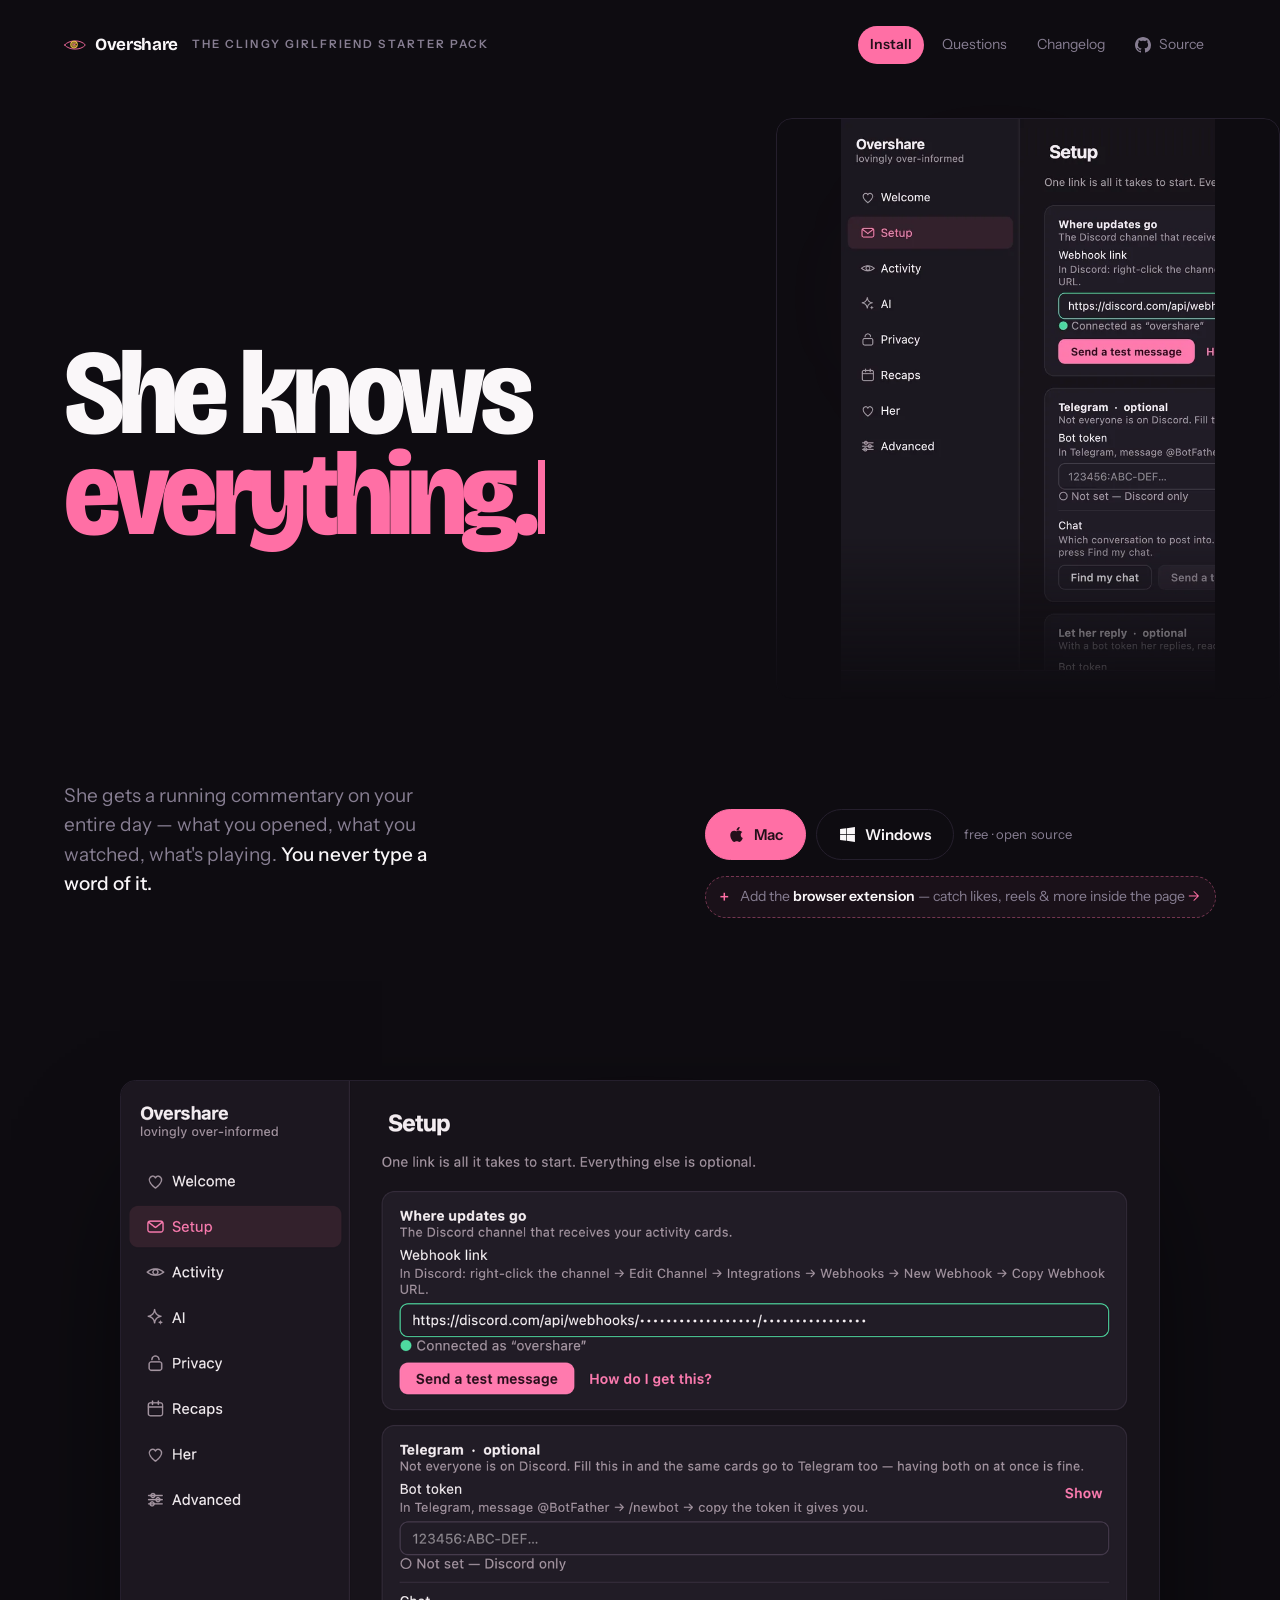
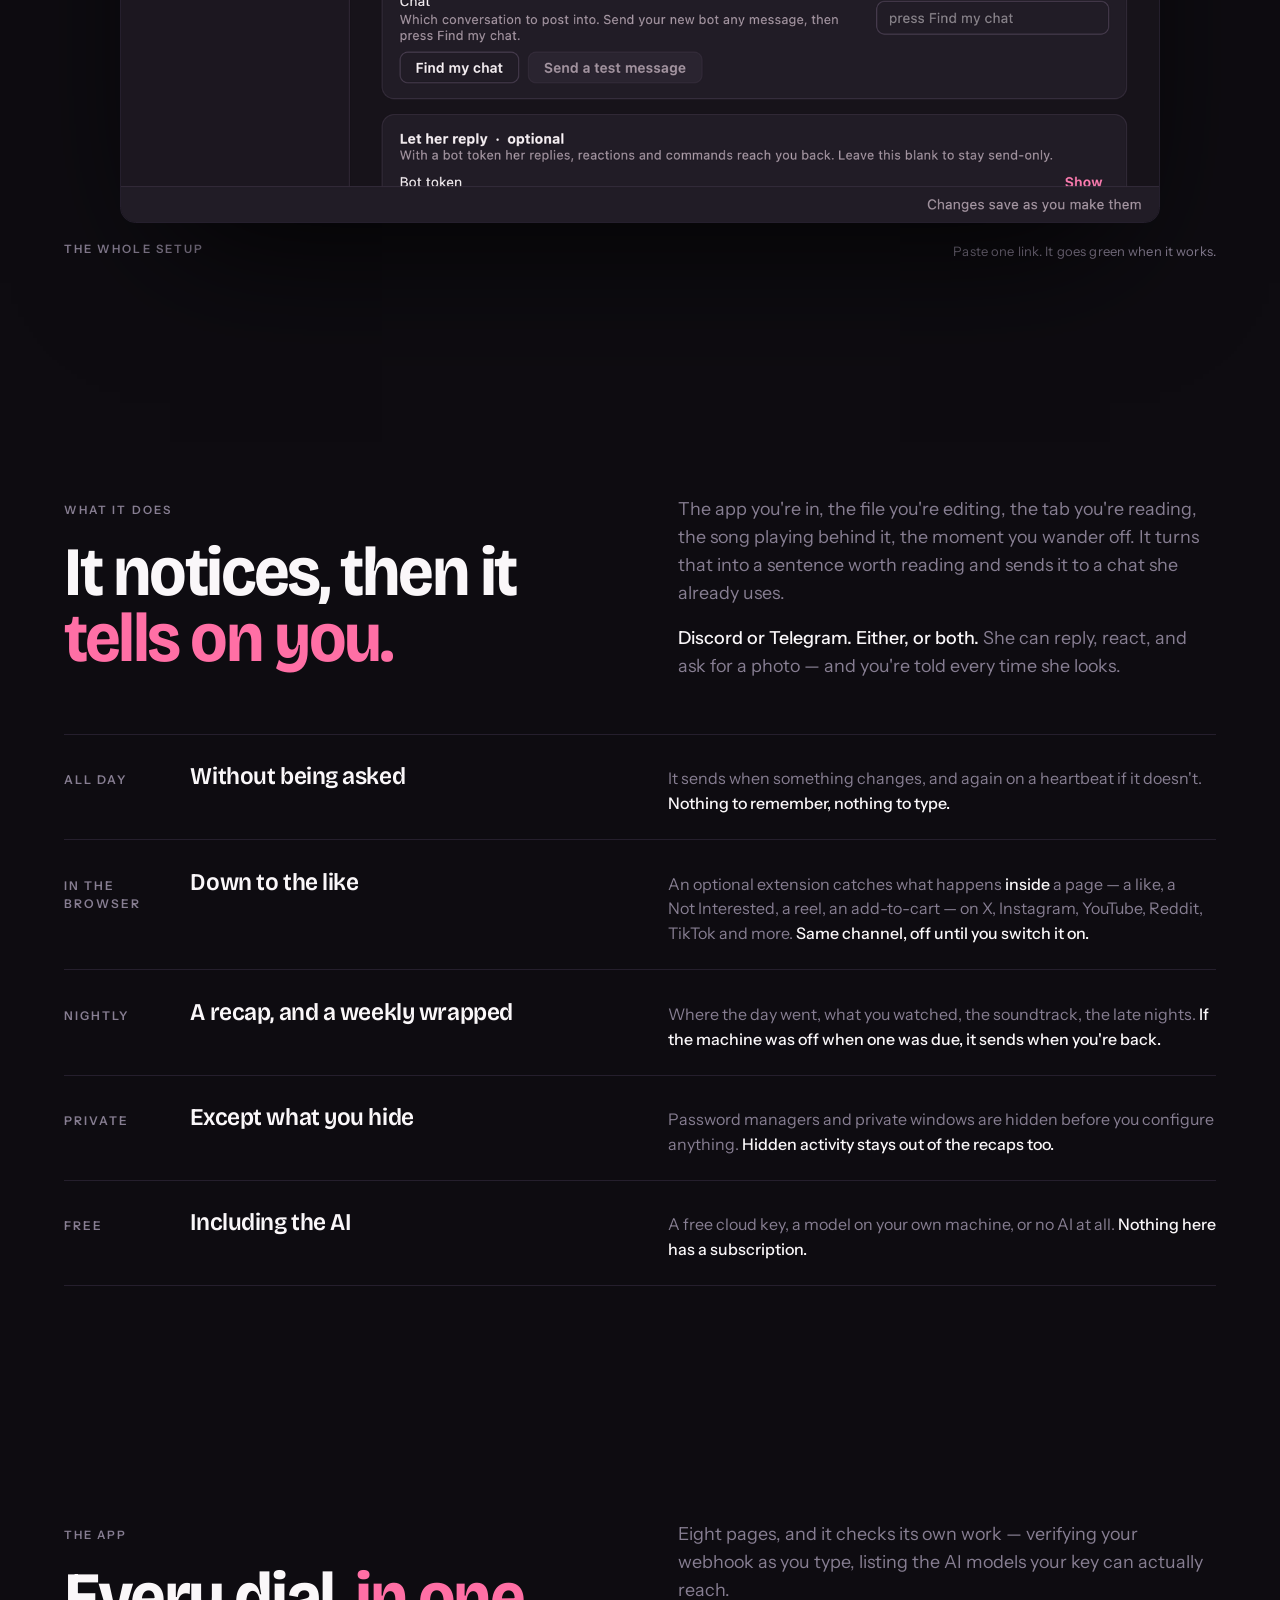
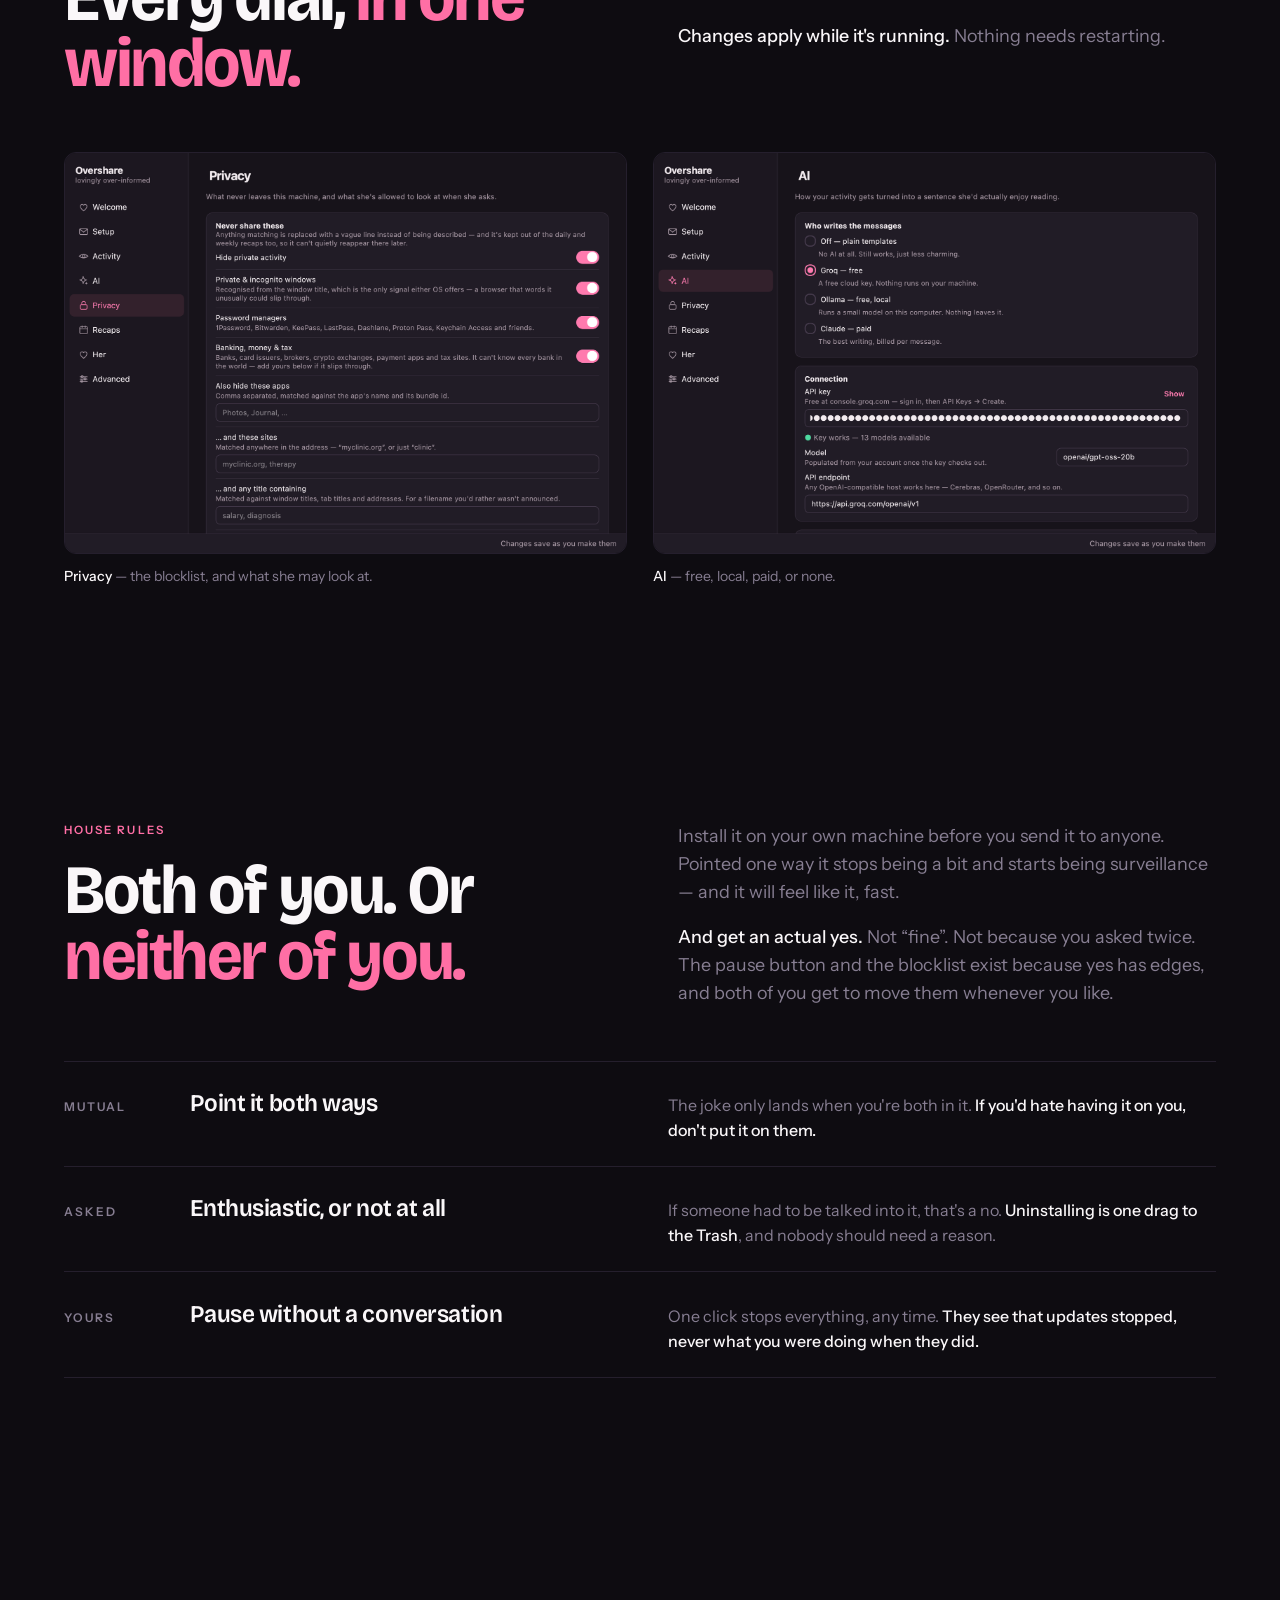
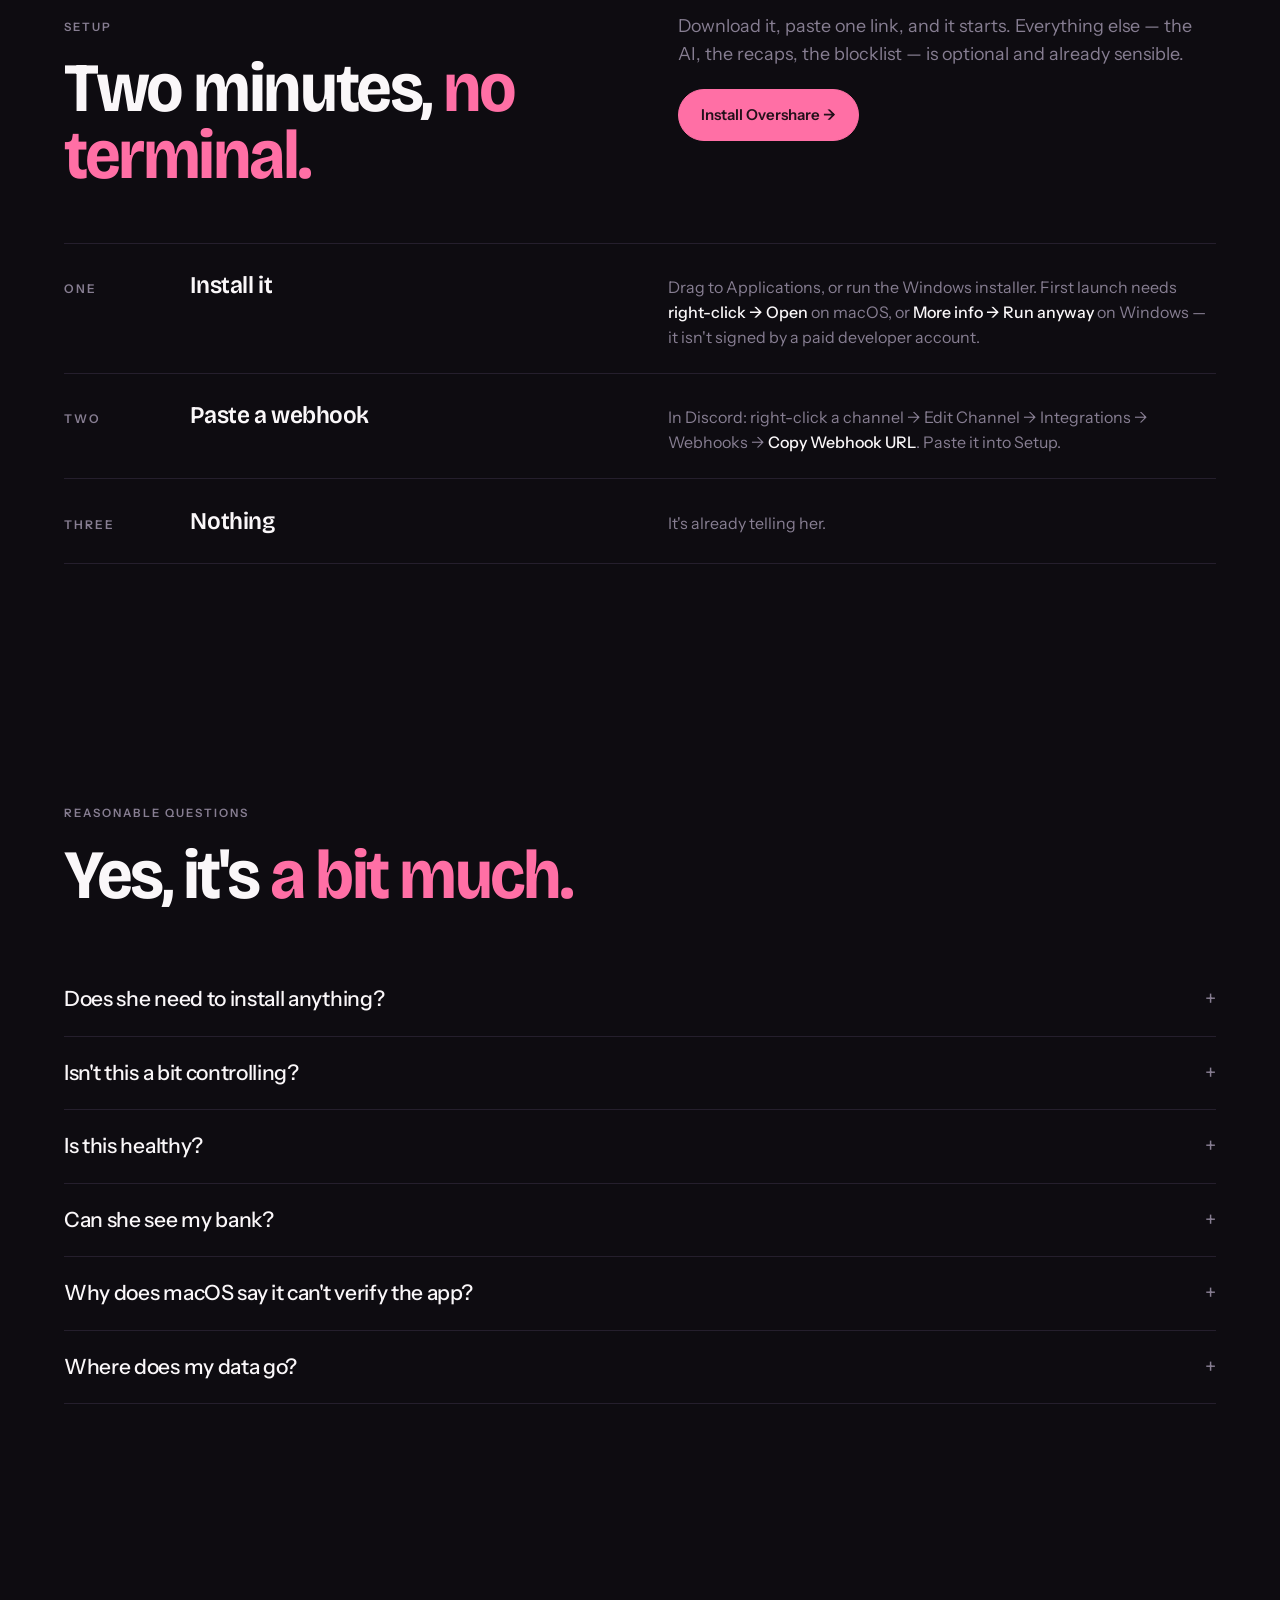
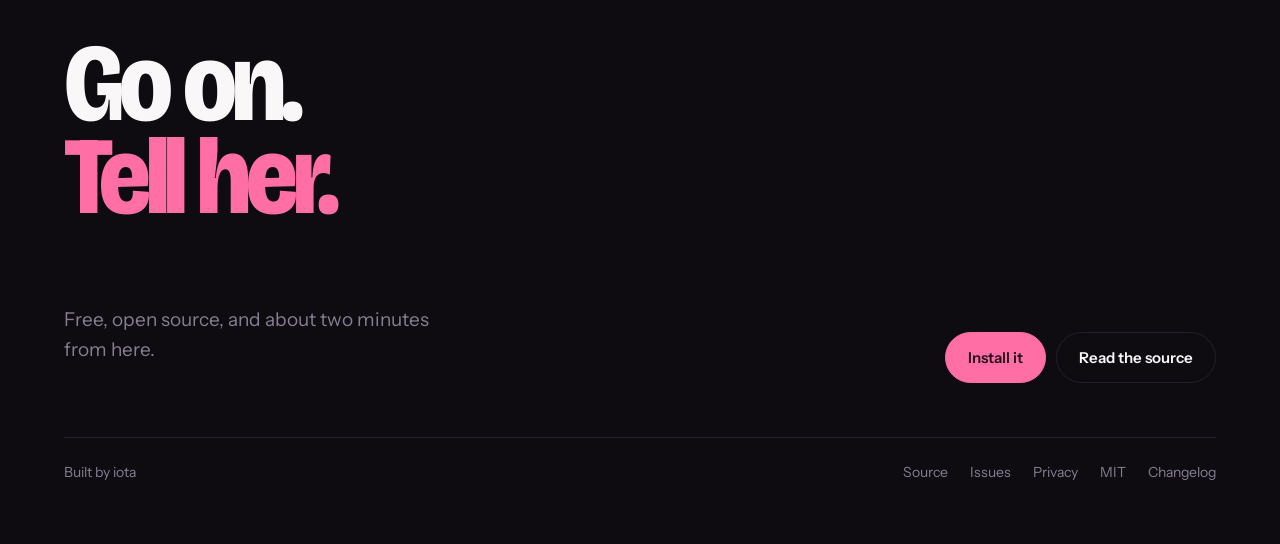
<file: docs/index.html>
<!DOCTYPE html>
<html lang="en">
<head>
<meta charset="utf-8">
<meta name="viewport" content="width=device-width, initial-scale=1">
<title>Overshare — she knows everything</title>
<meta name="description" content="A menu-bar app that tells your partner what you're doing on your computer, all day, without you typing a word. Free and open source, for macOS and Windows.">

<meta property="og:title" content="Overshare">
<meta property="og:description" content="She knows everything. You didn't type a word of it.">
<meta property="og:type" content="website">
<meta property="og:image" content="https://iota-x.github.io/overshare/og.png">
<meta property="og:image:width" content="1200">
<meta property="og:image:height" content="630">
<meta name="twitter:card" content="summary_large_image">
<link rel="icon" type="image/png" sizes="32x32" href="favicon.png">
<link rel="apple-touch-icon" href="icon-180.png">

<link rel="canonical" href="https://iota-x.github.io/overshare/">
<meta property="og:url" content="https://iota-x.github.io/overshare/">

<link rel="preconnect" href="https://fonts.googleapis.com">
<link rel="preconnect" href="https://fonts.gstatic.com" crossorigin>
<link href="https://fonts.googleapis.com/css2?family=Bricolage+Grotesque:opsz,wdth,wght@12..96,75..100,400..800&family=Instrument+Sans:ital,wght@0,400..600;1,400&display=swap" rel="stylesheet">

<link rel="stylesheet" href="style.css">
</head>
<body>

<div class="frame">

  <!-- ------------------------------------------------------------------ -->
  <header class="hero" id="top">
    <div class="hero-top">
      <span class="mark">
<svg class="eye" viewBox="0 0 64 40" aria-hidden="true"><g class="shutter"><path class="lid" d="M2 20 C14 4 50 4 62 20 C50 36 14 36 2 20 Z"/><g class="look"><circle class="globe" cx="32" cy="20" r="11"/><circle class="ring" cx="32" cy="20" r="7.5"/><circle class="ring" cx="32" cy="20" r="4.5"/><circle class="pupil" cx="32" cy="20" r="2.4"/></g></g></svg>Overshare</span>
      <span class="label">the clingy girlfriend starter pack</span>
      <nav class="top-nav">
        <a class="cta" href="install.html">Install</a>
        <a href="#questions">Questions</a>
        <a href="https://github.com/iota-x/overshare/releases" id="cl-link-top">Changelog</a>
        <a href="https://github.com/iota-x/overshare" aria-label="Source on GitHub">
          <svg viewBox="0 0 16 16" aria-hidden="true"><path d="M8 0C3.58 0 0 3.58 0 8c0 3.54 2.29 6.53 5.47 7.59.4.07.55-.17.55-.38 0-.19-.01-.82-.01-1.49-2.01.37-2.53-.49-2.69-.94-.09-.23-.48-.94-.82-1.13-.28-.15-.68-.52-.01-.53.63-.01 1.08.58 1.23.82.72 1.21 1.87.87 2.33.66.07-.52.28-.87.51-1.07-1.78-.2-3.64-.89-3.64-3.95 0-.87.31-1.59.82-2.15-.08-.2-.36-1.02.08-2.12 0 0 .67-.21 2.2.82.64-.18 1.32-.27 2-.27s1.36.09 2 .27c1.53-1.04 2.2-.82 2.2-.82.44 1.1.16 1.92.08 2.12.51.56.82 1.27.82 2.15 0 3.07-1.87 3.75-3.65 3.95.29.25.54.73.54 1.48 0 1.07-.01 1.93-.01 2.2 0 .21.15.46.55.38A8.01 8.01 0 0 0 16 8c0-4.42-3.58-8-8-8Z"/></svg>
          <span>Source</span></a>
      </nav>
    </div>

    <div class="hero-body">
      <!-- The second line types itself through the list in `data-words`. The
           heading carries its own label so a screen reader gets one settled
           sentence instead of every keystroke. -->
      <h1 class="statement" aria-label="She knows everything.">
        <span aria-hidden="true">She knows</span>
        <span class="hit" aria-hidden="true"
              data-words="everything.|it's 3am.|you closed it.|you paused it."
              ><span class="typed">everything.</span><span class="caret"></span></span>
      </h1>
      <div class="hero-art" id="tour">
        <div class="frames">
          <img class="frame" src="screenshots/app/0-welcome.webp" alt="Welcome page" loading="eager">
          <img class="frame on" src="screenshots/app/1-setup.webp" alt="Setup page" loading="eager">
          <img class="frame" src="screenshots/app/2-activity.webp" alt="Activity page" loading="lazy">
          <img class="frame" src="screenshots/app/3-ai.webp" alt="AI page" loading="lazy">
          <img class="frame" src="screenshots/app/4-privacy.webp" alt="Privacy page" loading="lazy">
          <img class="frame" src="screenshots/app/5-recaps.webp" alt="Recaps page" loading="lazy">
          <img class="frame" src="screenshots/app/6-her.webp" alt="Her page" loading="lazy">
          <img class="frame" src="screenshots/app/7-advanced.webp" alt="Advanced page" loading="lazy">
        </div>
        <!-- The sidebar in the picture is real: these sit exactly over its rows. -->
        <div class="spots">
          <button data-i="0" aria-label="Show the Welcome page"></button>
          <button data-i="1" aria-label="Show the Setup page"></button>
          <button data-i="2" aria-label="Show the Activity page"></button>
          <button data-i="3" aria-label="Show the AI page"></button>
          <button data-i="4" aria-label="Show the Privacy page"></button>
          <button data-i="5" aria-label="Show the Recaps page"></button>
          <button data-i="6" aria-label="Show the Her page"></button>
          <button data-i="7" aria-label="Show the Advanced page"></button>
        </div>
      </div>
    </div>

    <div class="foot-hero">
      <p class="claim up">She gets a running commentary on your entire day — what you opened, what
         you watched, what's playing. <b>You never type a word of it.</b></p>
      <div>
        <div class="grab up">
          <a class="dl on" id="dl-mac" href="https://github.com/iota-x/overshare/releases/latest/download/Overshare-macOS.dmg">
            <svg viewBox="0 0 384 512" aria-hidden="true"><path d="M318.7 268.7c-.2-36.7 16.4-64.4 50-84.8-18.8-26.9-47.2-41.7-84.7-44.6-35.5-2.8-74.3 20.7-88.5 20.7-15 0-49.4-19.7-76.4-19.7C63.3 141.2 4 184.8 4 273.5q0 39.3 14.4 81.2c12.8 36.7 59 126.7 107.2 125.2 25.2-.6 43-17.9 75.8-17.9 31.8 0 48.3 17.9 76.4 17.9 48.6-.7 90.4-82.5 102.6-119.3-65.2-30.7-61.7-90-61.7-91.9zm-56.6-164.2c27.3-32.4 24.8-61.9 24-72.5-24.1 1.4-52 16.4-67.9 34.9-17.5 19.8-27.8 44.3-25.6 71.9 26.1 2 49.9-11.4 69.5-34.3z"/></svg>
            <span>Mac</span></a>
          <a class="dl" id="dl-win" href="https://github.com/iota-x/overshare/releases/latest/download/Overshare-Windows.exe">
            <svg viewBox="0 0 448 512" aria-hidden="true"><path d="M0 93.7l183.6-25.3v177.4H0V93.7zm0 324.6l183.6 25.3V268.4H0v149.9zm203.8 28L448 480V268.4H203.8v177.9zm0-380.6v180.1H448V32L203.8 65.7z"/></svg>
            <span>Windows</span></a>
          <span class="meta" id="meta">free · open source</span>
        </div>
        <a class="ext-link up" href="https://github.com/iota-x/overshare/releases/latest/download/Overshare-extension.zip">
          <span class="ext-plus" aria-hidden="true">＋</span>
          <span>Add the <b>browser extension</b> — catch likes, reels &amp; more inside the page
            <span class="ext-arrow" aria-hidden="true">→</span></span>
        </a>
      </div>
    </div>
  </header>

  <!-- ------------------------------------------------------------------ -->
  <section class="stage">
    <div class="shot up">
      <img src="screenshots/settings-setup.png"
           alt="Overshare's settings window on the Setup page: a Discord webhook field showing a green Connected check, with an optional Telegram section below.">
    </div>
    <div class="cap up">
      <span class="label">The whole setup</span>
      <span class="meta">Paste one link. It goes green when it works.</span>
    </div>
  </section>

  <!-- ------------------------------------------------------------------ -->
  <section class="beat">
    <div class="split">
      <div class="lines up">
        <span class="label">What it does</span>
        <h2>It notices, then it <em>tells on you.</em></h2>
      </div>
      <div class="say up">
        <p>The app you're in, the file you're editing, the tab you're reading, the
           song playing behind it, the moment you wander off. It turns that into a
           sentence worth reading and sends it to a chat she already uses.</p>
        <p><b>Discord or Telegram. Either, or both.</b> She can reply, react, and ask
           for a photo — and you're told every time she looks.</p>
      </div>
    </div>

    <div class="rows">
      <div class="row up">
        <span class="k">All day</span>
        <h3>Without being asked</h3>
        <p>It sends when something changes, and again on a heartbeat if it doesn't.
           <b>Nothing to remember, nothing to type.</b></p>
      </div>
      <div class="row up">
        <span class="k">In the browser</span>
        <h3>Down to the like</h3>
        <p>An optional extension catches what happens <b>inside</b> a page — a
           like, a Not&nbsp;Interested, a reel, an add-to-cart — on X, Instagram,
           YouTube, Reddit, TikTok and more. <b>Same channel, off until you switch
           it on.</b></p>
      </div>
      <div class="row up">
        <span class="k">Nightly</span>
        <h3>A recap, and a weekly wrapped</h3>
        <p>Where the day went, what you watched, the soundtrack, the late nights.
           <b>If the machine was off when one was due, it sends when you're back.</b></p>
      </div>
      <div class="row up">
        <span class="k">Private</span>
        <h3>Except what you hide</h3>
        <p>Password managers and private windows are hidden before you configure
           anything. <b>Hidden activity stays out of the recaps too.</b></p>
      </div>
      <div class="row up">
        <span class="k">Free</span>
        <h3>Including the AI</h3>
        <p>A free cloud key, a model on your own machine, or no AI at all.
           <b>Nothing here has a subscription.</b></p>
      </div>
    </div>
  </section>

  <!-- ------------------------------------------------------------------ -->
  <section class="beat">
    <div class="split">
      <div class="lines up">
        <span class="label">The app</span>
        <h2>Every dial, <em>in one window.</em></h2>
      </div>
      <div class="say up">
        <p>Eight pages, and it checks its own work — verifying your webhook as you
           type, listing the AI models your key can actually reach.</p>
        <p><b>Changes apply while it's running.</b> Nothing needs restarting.</p>
      </div>
    </div>

    <div class="pair">
      <figure class="up">
        <img src="screenshots/settings-privacy-dark.png"
             alt="The Privacy page: a blocklist for apps, sites and words, above switches for the camera and screen.">
        <figcaption><b>Privacy</b> — the blocklist, and what she may look at.</figcaption>
      </figure>
      <figure class="up">
        <img src="screenshots/settings-ai-dark.png"
             alt="The AI page: provider options for templates, Groq, Ollama and Claude, with a verified key.">
        <figcaption><b>AI</b> — free, local, paid, or none.</figcaption>
      </figure>
    </div>
  </section>

  <!-- ------------------------------------------------------------------ -->
  <section class="beat" id="rules">
    <div class="split">
      <div class="lines up">
        <span class="kicker">House rules</span>
        <h2>Both of you. Or <em>neither of you.</em></h2>
      </div>
      <div class="say up">
        <p>Install it on your own machine before you send it to anyone. Pointed
           one way it stops being a bit and starts being surveillance — and it
           will feel like it, fast.</p>
        <p><b>And get an actual yes.</b> Not “fine”. Not because you asked twice.
           The pause button and the blocklist exist because yes has edges, and
           both of you get to move them whenever you like.</p>
      </div>
    </div>

    <div class="rows">
      <div class="row up">
        <span class="k">Mutual</span>
        <h3>Point it both ways</h3>
        <p>The joke only lands when you're both in it. <b>If you'd hate having it
           on you, don't put it on them.</b></p>
      </div>
      <div class="row up">
        <span class="k">Asked</span>
        <h3>Enthusiastic, or not at all</h3>
        <p>If someone had to be talked into it, that's a no. <b>Uninstalling is
           one drag to the Trash</b>, and nobody should need a reason.</p>
      </div>
      <div class="row up">
        <span class="k">Yours</span>
        <h3>Pause without a conversation</h3>
        <p>One click stops everything, any time. <b>They see that updates
           stopped, never what you were doing when they did.</b></p>
      </div>
    </div>
  </section>

  <!-- ------------------------------------------------------------------ -->
  <section class="beat">
    <div class="split">
      <div class="lines up">
        <span class="label">Setup</span>
        <h2>Two minutes, <em>no terminal.</em></h2>
      </div>
      <div class="say up">
        <p>Download it, paste one link, and it starts. Everything else — the AI, the
           recaps, the blocklist — is optional and already sensible.</p>
        <p style="margin-top:22px"><a class="dl on" href="install.html"
           style="text-decoration:none">Install Overshare →</a></p>
      </div>
    </div>

    <div class="rows">
      <div class="row up">
        <span class="k">One</span>
        <h3>Install it</h3>
        <p>Drag to Applications, or run the Windows installer. First launch needs
           <b>right-click → Open</b> on macOS, or <b>More info → Run anyway</b> on
           Windows — it isn't signed by a paid developer account.</p>
      </div>
      <div class="row up">
        <span class="k">Two</span>
        <h3>Paste a webhook</h3>
        <p>In Discord: right-click a channel → Edit Channel → Integrations →
           Webhooks → <b>Copy Webhook URL</b>. Paste it into Setup.</p>
      </div>
      <div class="row up">
        <span class="k">Three</span>
        <h3>Nothing</h3>
        <p>It's already telling her.</p>
      </div>
    </div>
  </section>

  <!-- ------------------------------------------------------------------ -->
  <section class="beat" id="questions">
    <div class="lines up" style="max-width:none">
      <span class="label">Reasonable questions</span>
      <h2 style="max-width:14ch">Yes, it's <em>a bit much.</em></h2>
    </div>
    <div class="rows up" style="border-top:none">
      <details><summary>Does she need to install anything?</summary>
        <p class="ans">No — just Discord or Telegram, which she almost certainly already
        has. Everything runs on your computer.</p></details>
      <details><summary>Isn't this a bit controlling?</summary>
        <p class="ans">It is, if it only points one way and nobody properly agreed.
        Put it on your own machine too, ask properly, and never argue with the pause
        button — that's the whole difference between a bit and a problem. See the
        <a href="#rules">house rules</a>.</p></details>
      <details><summary>Is this healthy?</summary>
        <p class="ans">It started because someone said “you never tell me anything”, and
        it's meant for two people who both find it funny. There's a pause button and a
        blocklist for the moments you don't.</p></details>
      <details><summary>Can she see my bank?</summary>
        <p class="ans">Not by default. Password managers and private windows are hidden
        out of the box, and you can add any app, site or word to the blocklist. Hidden
        activity is kept out of the recaps too.</p></details>
      <details><summary>Why does macOS say it can't verify the app?</summary>
        <p class="ans">Because it isn't signed by a paid Apple developer account, which
        costs $99 a year. Right-click the app and choose <b>Open</b> once, and macOS
        remembers.</p></details>
      <details><summary>Where does my data go?</summary>
        <p class="ans">To the chat you chose, and nowhere else. There's no account and no
        server of ours in the middle — settings and history live in one folder on your
        machine. It's <a href="https://github.com/iota-x/overshare">all open source</a>
        if you'd rather read it than believe it.</p></details>
    </div>
  </section>

  <!-- ------------------------------------------------------------------ -->
  <section class="close">
    <h1 class="statement"><span>Go on.</span><span class="hit">Tell her.</span></h1>
    <div class="foot-hero">
      <p class="claim up">Free, open source, and about two minutes from here.</p>
      <div class="grab up">
        <a class="dl on" href="install.html">Install it</a>
        <a class="dl" href="https://github.com/iota-x/overshare">Read the source</a>
      </div>
    </div>
  </section>

  <footer>
    <span>Built by <a href="https://github.com/iota-x">iota</a></span>
    <nav>
      <a href="https://github.com/iota-x/overshare">Source</a>
      <a href="https://github.com/iota-x/overshare/issues">Issues</a>
      <a href="#questions">Privacy</a>
      <a href="https://github.com/iota-x/overshare/blob/main/LICENSE">MIT</a>
      <a href="https://github.com/iota-x/overshare/releases" id="cl-link">Changelog</a>
    </nav>
  </footer>
</div>

<div id="lightbox" role="dialog" aria-modal="true" aria-label="Enlarged screenshot">
  <button class="x" aria-label="Close">&times;</button><img alt="">
</div>

<div id="changelog" role="dialog" aria-modal="true" aria-labelledby="clt">
  <div class="cl">
    <div class="cl-top">
      <h3 id="clt">What's new</h3>
      <a class="dl" href="https://github.com/iota-x/overshare/releases" target="_blank" rel="noopener">On GitHub</a>
      <button class="cl-x" aria-label="Close">&times;</button>
    </div>
    <div class="cl-body"><p class="empty">Loading releases…</p></div>
  </div>
</div>

<script>
  // The headline resolves once, on load. Everything after it just fades in as
  // you reach it — on a page this quiet, more motion would be noise.
  addEventListener('load', function () { document.body.classList.add('lit'); });
  requestAnimationFrame(function () { document.body.classList.add('lit'); });

  // The second line of the headline retypes itself. It starts on the word the
  // markup already contains, so the sentence is complete before this runs and
  // stays complete if the script never does.
  (function () {
    var hit = document.querySelector('.statement .hit[data-words]');
    if (!hit || matchMedia('(prefers-reduced-motion: reduce)').matches) return;
    var out = hit.querySelector('.typed');
    var words = hit.dataset.words.split('|');
    // The first word is already on screen and already whole, so the loop opens
    // mid-cycle: deleting. Starting it forwards would step straight past the
    // "finished" length and never turn around.
    var at = 0, cut = words[0].length, back = true;

    function tick() {
      var word = words[at];
      cut = Math.max(0, Math.min(word.length, cut + (back ? -1 : 1)));
      out.textContent = word.slice(0, cut);

      var wait = back ? 45 : 85;
      if (!back && cut === word.length) { back = true; wait = 2200; }   // hold it
      else if (back && cut === 0) {
        back = false;
        at = (at + 1) % words.length;
        wait = 420;                                    // a beat before the next
      }
      setTimeout(tick, wait);
    }
    setTimeout(tick, 2600);   // let the load reveal finish before it moves
  })();

  // The hero window walks its own pages, and the sidebar in the picture is
  // clickable. Auto-play stops the moment someone takes over.
  (function () {
    var tour = document.getElementById('tour');
    if (!tour) return;
    var frames = [].slice.call(tour.querySelectorAll('.frame'));
    var spots = [].slice.call(tour.querySelectorAll('.spots button'));
    var at = 1, timer = null;                      // opens on Setup
    var still = matchMedia('(prefers-reduced-motion: reduce)').matches;

    function show(i) {
      at = (i + frames.length) % frames.length;
      frames.forEach(function (f, n) { f.classList.toggle('on', n === at); });
    }
    function play() { if (!still && !timer) timer = setInterval(function () { show(at + 1); }, 2600); }
    function halt() { clearInterval(timer); timer = null; }

    // Hovering a row shows that page, rather than lighting a second row on top
    // of the one the screenshot already has lit.
    spots.forEach(function (b, i) {
      b.addEventListener('pointerenter', function () { halt(); show(i); });
      b.addEventListener('click', function () { halt(); show(i); });
      b.addEventListener('focus', function () { halt(); show(i); });
    });
    tour.addEventListener('pointerenter', halt);
    tour.addEventListener('pointerleave', play);

    // Only run it while it's actually on screen.
    if ('IntersectionObserver' in window) {
      new IntersectionObserver(function (es) {
        es[0].isIntersecting ? play() : halt();
      }, { threshold: .25 }).observe(tour);
    } else { play(); }
  })();

  // Every eye on the page follows the cursor. Cheap: one listener, and the
  // work happens on an animation frame rather than per mouse event.
  (function () {
    var eyes = [].slice.call(document.querySelectorAll('.eye .look'));
    if (!eyes.length || matchMedia('(prefers-reduced-motion: reduce)').matches) return;
    var x = 0, y = 0, queued = false;

    function aim() {
      queued = false;
      eyes.forEach(function (look) {
        var b = look.getBoundingClientRect();
        if (!b.width) return;                     // off-screen; skip the maths
        var dx = x - (b.left + b.width / 2);
        var dy = y - (b.top + b.height / 2);
        var d = Math.hypot(dx, dy) || 1;
        // Travel is capped, so the pupil strains toward you but stays in the eye.
        var reach = Math.min(d / 26, 5.5);
        look.setAttribute('transform',
          'translate(' + (dx / d * reach).toFixed(2) + ' ' + (dy / d * reach * .62).toFixed(2) + ')');
      });
    }
    addEventListener('pointermove', function (e) {
      x = e.clientX; y = e.clientY;
      if (!queued) { queued = true; requestAnimationFrame(aim); }
    }, { passive: true });
    addEventListener('scroll', function () {
      if (!queued) { queued = true; requestAnimationFrame(aim); }
    }, { passive: true });
  })();

  (function () {
    var items = document.querySelectorAll('.up');
    if (!('IntersectionObserver' in window)) {
      items.forEach(function (e) { e.classList.add('in'); }); return;
    }
    var io = new IntersectionObserver(function (es) {
      es.forEach(function (e) {
        if (!e.isIntersecting) return;
        e.target.classList.add('in');
        io.unobserve(e.target);
      });
    }, { rootMargin: '0px 0px -6% 0px', threshold: .05 });
    items.forEach(function (e) { io.observe(e); });
  })();

  // Download links resolve to the newest release, so tagging a version updates
  // the page without anyone editing it. The line under the buttons reports the
  // version and how many times the app has been downloaded.
  //
  // This used to read `got.mac = mb(a.size)`, and neither `got` nor `mb` has
  // ever existed — so the loop threw a ReferenceError on the first asset, the
  // empty .catch below swallowed it, and the very next line (the one that
  // writes the version) never ran. The label has said "free · open source" and
  // nothing else since it was written. Hence: no bare catch that hides its
  // reason, and the count is computed before anything touches the DOM.
  (function () {
    var mac = document.getElementById('dl-mac'), win = document.getElementById('dl-win');
    var meta = document.getElementById('meta');
    if (/Windows/i.test(navigator.userAgent)) { win.classList.add('on'); mac.classList.remove('on'); }

    // Every release, not just the latest: the buttons point at the permanent
    // "Overshare-macOS.dmg" style names, so per-release counts are close to
    // zero and only the all-time total means anything.
    fetch('https://api.github.com/repos/iota-x/overshare/releases?per_page=100')
      .then(function (r) { return r.ok ? r.json() : Promise.reject(new Error('HTTP ' + r.status)); })
      .then(function (releases) {
        if (!Array.isArray(releases) || !releases.length) return;
        var total = 0;
        releases.forEach(function (rel) {
          (rel.assets || []).forEach(function (a) { total += a.download_count || 0; });
        });
        var bits = [];
        if (releases[0].tag_name) bits.push(releases[0].tag_name);
        // Only worth saying once it is true of somebody. A page announcing
        // "0 downloads" is arguing against itself.
        if (total > 0) bits.push(total.toLocaleString() + (total === 1 ? ' download' : ' downloads'));
        bits.push('free · open source');
        meta.textContent = bits.join(' · ');
      })
      .catch(function (err) {
        // Rate limit, offline, or GitHub down. The label keeps its written
        // fallback; the reason goes to the console instead of nowhere.
        console.warn('release info unavailable:', err && err.message);
      });
  })();

  // Screenshots open full size — they carry detail that dies at page scale.
  (function () {
    var box = document.getElementById('lightbox'), img = box.querySelector('img');
    function shut() { box.classList.remove('open'); document.body.style.overflow = '';
                      img.removeAttribute('src'); }
    document.querySelectorAll('.shot img, .pair img').forEach(function (t) {
      t.addEventListener('click', function () {
        img.src = t.currentSrc || t.src; img.alt = t.alt;
        box.classList.add('open'); document.body.style.overflow = 'hidden';
        box.querySelector('.x').focus();
      });
    });
    box.addEventListener('click', shut);
    document.addEventListener('keydown', function (e) {
      if (e.key === 'Escape' && box.classList.contains('open')) shut();
    });
  })();

  // The changelog renders GitHub's releases here, so "what changed" doesn't
  // mean leaving for a repo page.
  (function () {
    var panel = document.getElementById('changelog'), body = panel.querySelector('.cl-body');
    var link = document.getElementById('cl-link'), loaded = false;

    // Our own text, but still escaped before any formatting is applied — never
    // build HTML straight out of fetched content.
    function esc(s) { return s.replace(/[&<>"']/g, function (c) {
      return { '&':'&amp;','<':'&lt;','>':'&gt;','"':'&quot;',"'":'&#39;' }[c]; }); }
    function inline(s) {
      return esc(s).replace(/`([^`]+)`/g, '<code>$1</code>')
        .replace(/\*\*([^*]+)\*\*/g, '<b>$1</b>')
        .replace(/\[([^\]]+)\]\((https?:\/\/[^)\s]+)\)/g, '<a href="$2" target="_blank" rel="noopener">$1</a>')
        .replace(/(^|[\s(])((?:https?:\/\/)[^\s<)]+)/g, '$1<a href="$2" target="_blank" rel="noopener">$2</a>');
    }
    function md(src) {
      var out = [], list = null, para = [];
      function fl() { if (list) { out.push('<ul>' + list.join('') + '</ul>'); list = null; } }
      function fp() { // consecutive lines are one paragraph, as markdown says
        if (para.length) { out.push('<p>' + inline(para.join(' ')) + '</p>'); para = []; } }
      (src || '').split('\n').forEach(function (raw) {
        var line = raw.replace(/\s+$/, '');
        var b = line.match(/^\s*[-*]\s+(.*)$/);
        if (b) { fp(); list = list || []; list.push('<li>' + inline(b[1]) + '</li>'); return; }
        var h = line.match(/^(#{1,6})\s+(.*)$/);
        if (h) { fp(); fl(); out.push('<h3>' + inline(h[2]) + '</h3>'); return; }
        if (!line.trim()) { fp(); fl(); return; }
        fl(); para.push(line.trim());
      });
      fp(); fl(); return out.join('');
    }
    function load() {
      if (loaded) return; loaded = true;
      fetch('https://api.github.com/repos/iota-x/overshare/releases?per_page=10')
        .then(function (r) { return r.ok ? r.json() : Promise.reject(r.status); })
        .then(function (list) {
          list = list.filter(function (r) { return !r.draft; });
          if (!list.length) { body.innerHTML = '<p class="empty">No releases yet.</p>'; return; }
          body.innerHTML = list.map(function (r, i) {
            var when = r.published_at ? new Date(r.published_at).toLocaleDateString(undefined,
              { year: 'numeric', month: 'long', day: 'numeric' }) : '';
            return '<div class="rel"><div class="rel-h"><b>' + esc(r.tag_name || '') + '</b>' +
              (i === 0 ? '<span class="now">NOW</span>' : '') +
              (when ? '<time>' + esc(when) + '</time>' : '') +
              '</div><div class="md">' + md(r.body) + '</div></div>';
          }).join('');
        })
        .catch(function () { loaded = false;
          body.innerHTML = '<p class="empty">Couldn\'t reach GitHub — the button above has them all.</p>'; });
    }
    function open(e) { if (e) e.preventDefault();
      panel.classList.add('open'); document.body.style.overflow = 'hidden';
      panel.querySelector('.cl-x').focus(); load(); }
    function shut() { panel.classList.remove('open'); document.body.style.overflow = ''; }
    [link, document.getElementById('cl-link-top')].forEach(function (a) {
      if (a) a.addEventListener('click', open);
    });
    panel.querySelector('.cl-x').addEventListener('click', shut);
    panel.addEventListener('click', shut);
    panel.querySelector('.cl').addEventListener('click', function (e) { e.stopPropagation(); });
    document.addEventListener('keydown', function (e) {
      if (e.key === 'Escape' && panel.classList.contains('open')) shut();
    });
  })();
</script>

<!-- Cloudflare Web Analytics. Cookieless and no personal data, which is why it
     needs no consent banner — a page about an app that watches people should
     not quietly watch its own readers. Only pages carrying this tag report, so
     the shared iota-x.github.io host stays out of it. Placed here, before the
     closing body tag, because that is where Cloudflare's own instructions put
     it; `type=module` defers it regardless. -->
<script type='module' src='https://static.cloudflareinsights.com/beacon.min.js' data-cf-beacon='{"token": "5445d89a002241e0a32bc3d2fbadbbad"}'></script>
</body>
</html>
</file>
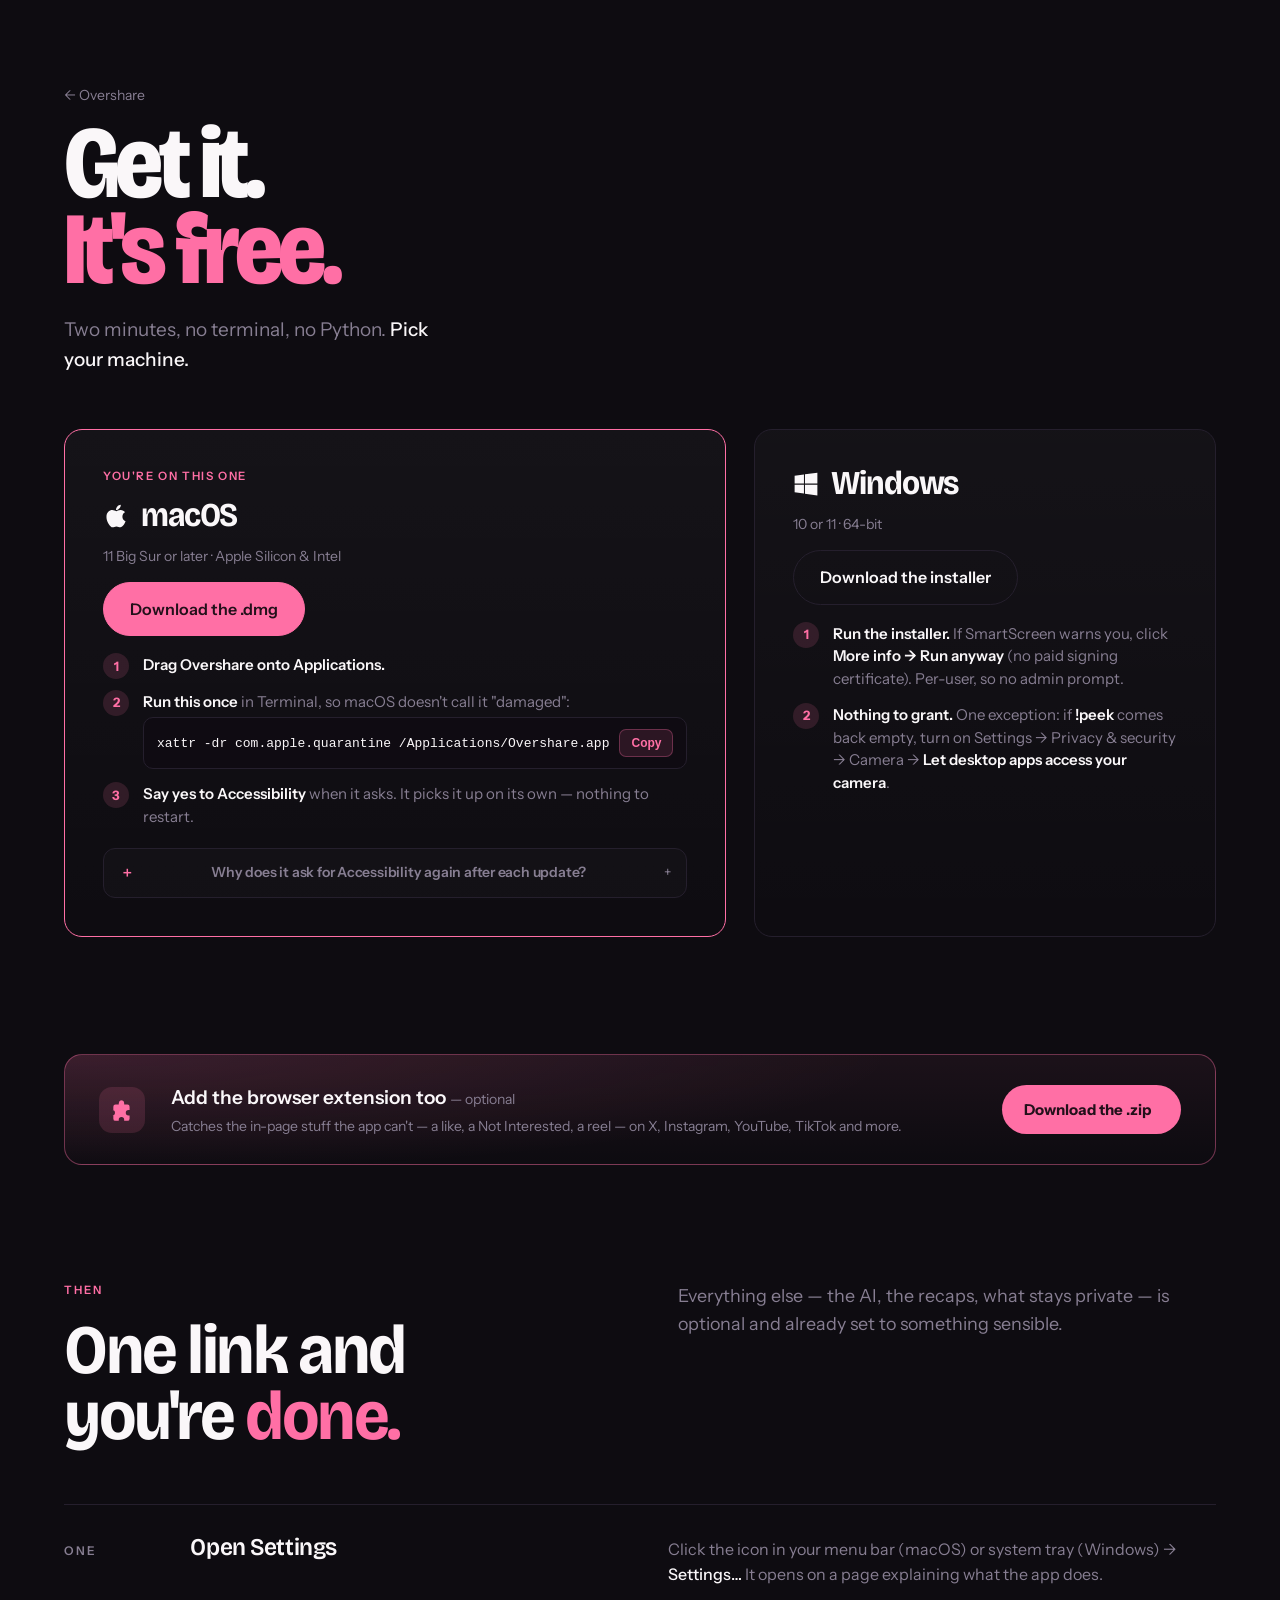
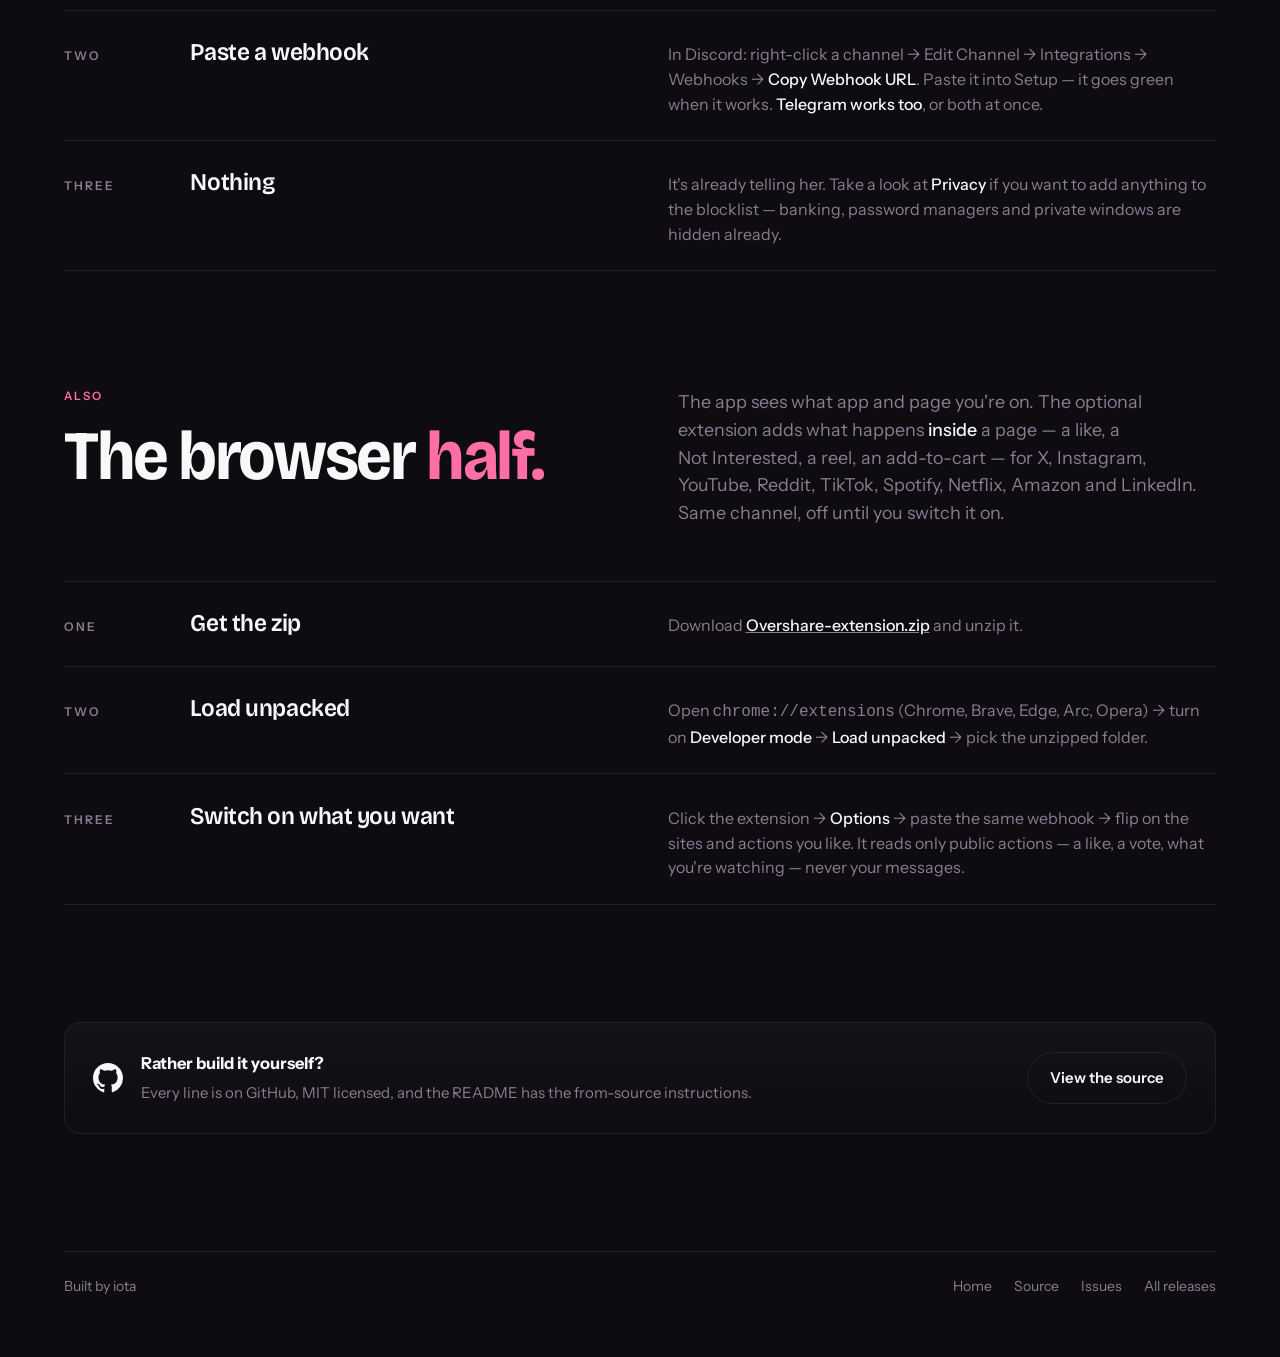
<file: docs/install.html>
<!DOCTYPE html>
<html lang="en">
<head>
<meta charset="utf-8">
<meta name="viewport" content="width=device-width, initial-scale=1">
<title>Install Overshare</title>
<meta name="description" content="Download Overshare for macOS or Windows. Two minutes, no terminal, no Python.">
<meta property="og:title" content="Install Overshare">
<meta property="og:description" content="Two minutes, no terminal, no Python.">
<meta property="og:type" content="website">
<link rel="icon" type="image/png" sizes="32x32" href="favicon.png">
<link rel="apple-touch-icon" href="icon-180.png">

<link rel="canonical" href="https://iota-x.github.io/overshare/install.html">
<meta property="og:url" content="https://iota-x.github.io/overshare/install.html">
<meta property="og:image" content="https://iota-x.github.io/overshare/og.png">
<meta property="og:image:width" content="1200">
<meta property="og:image:height" content="630">
<meta name="twitter:card" content="summary_large_image">

<link rel="preconnect" href="https://fonts.googleapis.com">
<link rel="preconnect" href="https://fonts.gstatic.com" crossorigin>
<link href="https://fonts.googleapis.com/css2?family=Bricolage+Grotesque:opsz,wdth,wght@12..96,75..100,400..800&family=Instrument+Sans:ital,wght@0,400..600;1,400&display=swap" rel="stylesheet">
<link rel="stylesheet" href="style.css">
</head>
<body>

<div class="frame">

  <section class="slab">
    <a class="back" href="./">← Overshare</a>
    <h1 class="statement"><span>Get it.</span><span class="hit">It's free.</span></h1>
    <p class="claim up" style="margin-top:22px">
      Two minutes, no terminal, no Python. <b id="ver">Pick your machine.</b></p>
  </section>

  <section class="platforms">
    <div class="plat up" id="mac">
      <span class="tag" id="mac-tag" hidden>You're on this one</span>
      <h2>
        <svg viewBox="0 0 384 512" aria-hidden="true"><path d="M318.7 268.7c-.2-36.7 16.4-64.4 50-84.8-18.8-26.9-47.2-41.7-84.7-44.6-35.5-2.8-74.3 20.7-88.5 20.7-15 0-49.4-19.7-76.4-19.7C63.3 141.2 4 184.8 4 273.5q0 39.3 14.4 81.2c12.8 36.7 59 126.7 107.2 125.2 25.2-.6 43-17.9 75.8-17.9 31.8 0 48.3 17.9 76.4 17.9 48.6-.7 90.4-82.5 102.6-119.3-65.2-30.7-61.7-90-61.7-91.9zm-56.6-164.2c27.3-32.4 24.8-61.9 24-72.5-24.1 1.4-52 16.4-67.9 34.9-17.5 19.8-27.8 44.3-25.6 71.9 26.1 2 49.9-11.4 69.5-34.3z"/></svg>
        macOS
      </h2>
      <p class="req">11 Big Sur or later · Apple Silicon &amp; Intel</p>
      <a class="dl on" id="dl-mac" href="https://github.com/iota-x/overshare/releases/latest/download/Overshare-macOS.dmg">
        Download the .dmg</a>
      <ol class="steps">
        <li><b>Drag Overshare onto Applications.</b></li>
        <li><b>Run this once</b> in Terminal, so macOS doesn't call it "damaged":
          <span class="cmd"><code id="xattr">xattr -dr com.apple.quarantine /Applications/Overshare.app</code><button data-copy="#xattr">Copy</button></span>
        </li>
        <li><b>Say yes to Accessibility</b> when it asks. It picks it up on its
          own — nothing to restart.</li>
      </ol>
      <details class="why" id="regrant">
        <summary>Why does it ask for Accessibility again after each update?</summary>
        <div class="why-body">
          <p>Overshare isn't signed by a paid Apple account, so macOS gives every
             new build a new fingerprint and files your permission under the old
             one — it stops matching. This happens on <b>every</b> update.</p>
          <p><b>Flipping the switch off and on won't fix it</b> (it re-approves the
             old build). Replace the entry instead: <b>System Settings → Privacy
             &amp; Security → Accessibility</b> → select <b>Overshare</b> → press
             <b>−</b>, then <b>+</b> and add it back from Applications.</p>
          <p>Overshare notices within a minute and <b>reopens itself</b> — that
             part's automatic.</p>
        </div>
      </details>
    </div>

    <div class="plat up" id="win" style="--d:80ms">
      <span class="tag" id="win-tag" hidden>You're on this one</span>
      <h2>
        <svg viewBox="0 0 448 512" aria-hidden="true"><path d="M0 93.7l183.6-25.3v177.4H0V93.7zm0 324.6l183.6 25.3V268.4H0v149.9zm203.8 28L448 480V268.4H203.8v177.9zm0-380.6v180.1H448V32L203.8 65.7z"/></svg>
        Windows
      </h2>
      <p class="req">10 or 11 · 64-bit</p>
      <a class="dl" id="dl-win" href="https://github.com/iota-x/overshare/releases/latest/download/Overshare-Windows.exe">
        Download the installer</a>
      <ol class="steps">
        <li><b>Run the installer.</b> If SmartScreen warns you, click <b>More
          info → Run anyway</b> (no paid signing certificate). Per-user, so no
          admin prompt.</li>
        <li><b>Nothing to grant.</b> One exception: if <b>!peek</b> comes back
          empty, turn on Settings → Privacy &amp; security → Camera →
          <b>Let desktop apps access your camera</b>.</li>
      </ol>
    </div>
  </section>

  <a class="ext-band up" href="https://github.com/iota-x/overshare/releases/latest/download/Overshare-extension.zip" id="dl-ext">
    <span class="ext-icon" aria-hidden="true">
      <svg viewBox="0 0 24 24"><path d="M11 3a3 3 0 0 1 3 3v1h3a2 2 0 0 1 2 2v3h-1a2.5 2.5 0 1 0 0 5h1v3a2 2 0 0 1-2 2h-3v-1a2.5 2.5 0 1 0-5 0v1H6a2 2 0 0 1-2-2v-3H3a2.5 2.5 0 1 0 0-5H4V9a2 2 0 0 1 2-2h3V6a3 3 0 0 1 2-3Z" fill="currentColor"/></svg>
    </span>
    <span class="ext-copy">
      <b>Add the browser extension too <span class="ext-opt">— optional</span></b>
      <span>Catches the in-page stuff the app can't — a like, a Not&nbsp;Interested, a reel — on X, Instagram, YouTube, TikTok and more.</span>
    </span>
    <span class="ext-btn">Download the .zip<span id="ext-size"></span></span>
  </a>

  <section class="beat" style="padding-top:0">
    <div class="split">
      <div class="lines up">
        <span class="kicker">Then</span>
        <h2>One link and you're <em>done.</em></h2>
      </div>
      <div class="say up">
        <p>Everything else — the AI, the recaps, what stays private — is optional
           and already set to something sensible.</p>
      </div>
    </div>

    <div class="rows">
      <div class="row up">
        <span class="k">One</span>
        <h3>Open Settings</h3>
        <p>Click the icon in your menu bar (macOS) or system tray (Windows) →
           <b>Settings…</b> It opens on a page explaining what the app does.</p>
      </div>
      <div class="row up">
        <span class="k">Two</span>
        <h3>Paste a webhook</h3>
        <p>In Discord: right-click a channel → Edit Channel → Integrations →
           Webhooks → <b>Copy Webhook URL</b>. Paste it into Setup — it goes green
           when it works. <b>Telegram works too</b>, or both at once.</p>
      </div>
      <div class="row up">
        <span class="k">Three</span>
        <h3>Nothing</h3>
        <p>It's already telling her. Take a look at <b>Privacy</b> if you want to
           add anything to the blocklist — banking, password managers and private
           windows are hidden already.</p>
      </div>
    </div>
  </section>

  <section class="beat" style="padding-top:0">
    <div class="split">
      <div class="lines up">
        <span class="kicker">Also</span>
        <h2>The browser <em>half.</em></h2>
      </div>
      <div class="say up">
        <p>The app sees what app and page you're on. The optional extension adds
           what happens <b>inside</b> a page — a like, a Not&nbsp;Interested, a
           reel, an add-to-cart — for X, Instagram, YouTube, Reddit, TikTok,
           Spotify, Netflix, Amazon and LinkedIn. Same channel, off until you
           switch it on.</p>
      </div>
    </div>

    <div class="rows">
      <div class="row up">
        <span class="k">One</span>
        <h3>Get the zip</h3>
        <p>Download <a id="dl-ext" href="https://github.com/iota-x/overshare/releases/latest/download/Overshare-extension.zip"><b>Overshare-extension.zip</b></a>
           and unzip it.</p>
      </div>
      <div class="row up">
        <span class="k">Two</span>
        <h3>Load unpacked</h3>
        <p>Open <code>chrome://extensions</code> (Chrome, Brave, Edge, Arc,
           Opera) → turn on <b>Developer mode</b> → <b>Load unpacked</b> → pick
           the unzipped folder.</p>
      </div>
      <div class="row up">
        <span class="k">Three</span>
        <h3>Switch on what you want</h3>
        <p>Click the extension → <b>Options</b> → paste the same webhook → flip on
           the sites and actions you like. It reads only public actions — a like,
           a vote, what you're watching — never your messages.</p>
      </div>
    </div>
  </section>

  <section class="beat" style="padding-top:0">
    <div class="oss up">
      <svg class="mk" viewBox="0 0 16 16" aria-hidden="true"><path d="M8 0C3.58 0 0 3.58 0 8c0 3.54 2.29 6.53 5.47 7.59.4.07.55-.17.55-.38 0-.19-.01-.82-.01-1.49-2.01.37-2.53-.49-2.69-.94-.09-.23-.48-.94-.82-1.13-.28-.15-.68-.52-.01-.53.63-.01 1.08.58 1.23.82.72 1.21 1.87.87 2.33.66.07-.52.28-.87.51-1.07-1.78-.2-3.64-.89-3.64-3.95 0-.87.31-1.59.82-2.15-.08-.2-.36-1.02.08-2.12 0 0 .67-.21 2.2.82.64-.18 1.32-.27 2-.27s1.36.09 2 .27c1.53-1.04 2.2-.82 2.2-.82.44 1.1.16 1.92.08 2.12.51.56.82 1.27.82 2.15 0 3.07-1.87 3.75-3.65 3.95.29.25.54.73.54 1.48 0 1.07-.01 1.93-.01 2.2 0 .21.15.46.55.38A8.01 8.01 0 0 0 16 8c0-4.42-3.58-8-8-8Z"/></svg>
      <div><b>Rather build it yourself?</b>
        <span>Every line is on GitHub, MIT licensed, and the README has the
        from-source instructions.</span></div>
      <a class="dl" href="https://github.com/iota-x/overshare">View the source</a>
    </div>
  </section>

  <footer>
    <span>Built by <a href="https://github.com/iota-x">iota</a></span>
    <nav>
      <a href="./">Home</a>
      <a href="https://github.com/iota-x/overshare">Source</a>
      <a href="https://github.com/iota-x/overshare/issues">Issues</a>
      <a href="https://github.com/iota-x/overshare/releases">All releases</a>
    </nav>
  </footer>
</div>

<script>
  // The statement's words are hidden until `lit` lands — same as the home page.
  document.body.classList.add('lit');

  document.querySelectorAll('.up').forEach(function (e) {
    setTimeout(function () { e.classList.add('in'); }, 40);
  });

  // Lead with the platform they're actually on, and name the real files.
  (function () {
    var win = /Windows/i.test(navigator.userAgent);
    document.getElementById(win ? 'win-tag' : 'mac-tag').hidden = false;
    document.getElementById(win ? 'win' : 'mac').classList.add('here');
    if (win) {
      document.getElementById('dl-win').classList.add('on');
      document.getElementById('dl-mac').classList.remove('on');
    }
    fetch('https://api.github.com/repos/iota-x/overshare/releases/latest')
      .then(function (r) { return r.ok ? r.json() : Promise.reject(r.status); })
      .then(function (rel) {
        var mb = function (b) { return Math.round(b / 1048576) + ' MB'; };
        (rel.assets || []).forEach(function (a) {
          // hrefs are permanent already; the API only supplies the labels.
          if (/^Overshare-\d.*\.dmg$/i.test(a.name)) {
            document.getElementById('dl-mac').textContent = 'Download the .dmg · ' + mb(a.size);
          }
          if (/^Overshare-Setup-\d.*\.exe$/i.test(a.name)) {
            document.getElementById('dl-win').textContent = 'Download the installer · ' + mb(a.size);
          }
          if (/^Overshare-extension\.zip$/i.test(a.name)) {
            var es = document.getElementById('ext-size');
            if (es) es.textContent = ' · ' + Math.round(a.size / 1024) + ' KB';
          }
        });
        if (rel.tag_name) {
          document.getElementById('ver').textContent =
            'Latest is ' + rel.tag_name + '. Pick your machine.';
        }
      }).catch(function () {});
  })();

  // Copy buttons on command blocks.
  document.querySelectorAll('[data-copy]').forEach(function (btn) {
    btn.addEventListener('click', function (e) {
      e.preventDefault();
      var el = document.querySelector(btn.getAttribute('data-copy'));
      if (!el) return;
      navigator.clipboard.writeText(el.textContent.trim()).then(function () {
        var was = btn.textContent;
        btn.textContent = 'Copied ✓';
        setTimeout(function () { btn.textContent = was; }, 1400);
      }).catch(function () {});
    });
  });
</script>

<!-- Cloudflare Web Analytics. Cookieless and no personal data, which is why it
     needs no consent banner — a page about an app that watches people should
     not quietly watch its own readers. Only pages carrying this tag report, so
     the shared iota-x.github.io host stays out of it. Placed here, before the
     closing body tag, because that is where Cloudflare's own instructions put
     it; `type=module` defers it regardless. -->
<script type='module' src='https://static.cloudflareinsights.com/beacon.min.js' data-cf-beacon='{"token": "5445d89a002241e0a32bc3d2fbadbbad"}'></script>
</body>
</html>
</file>
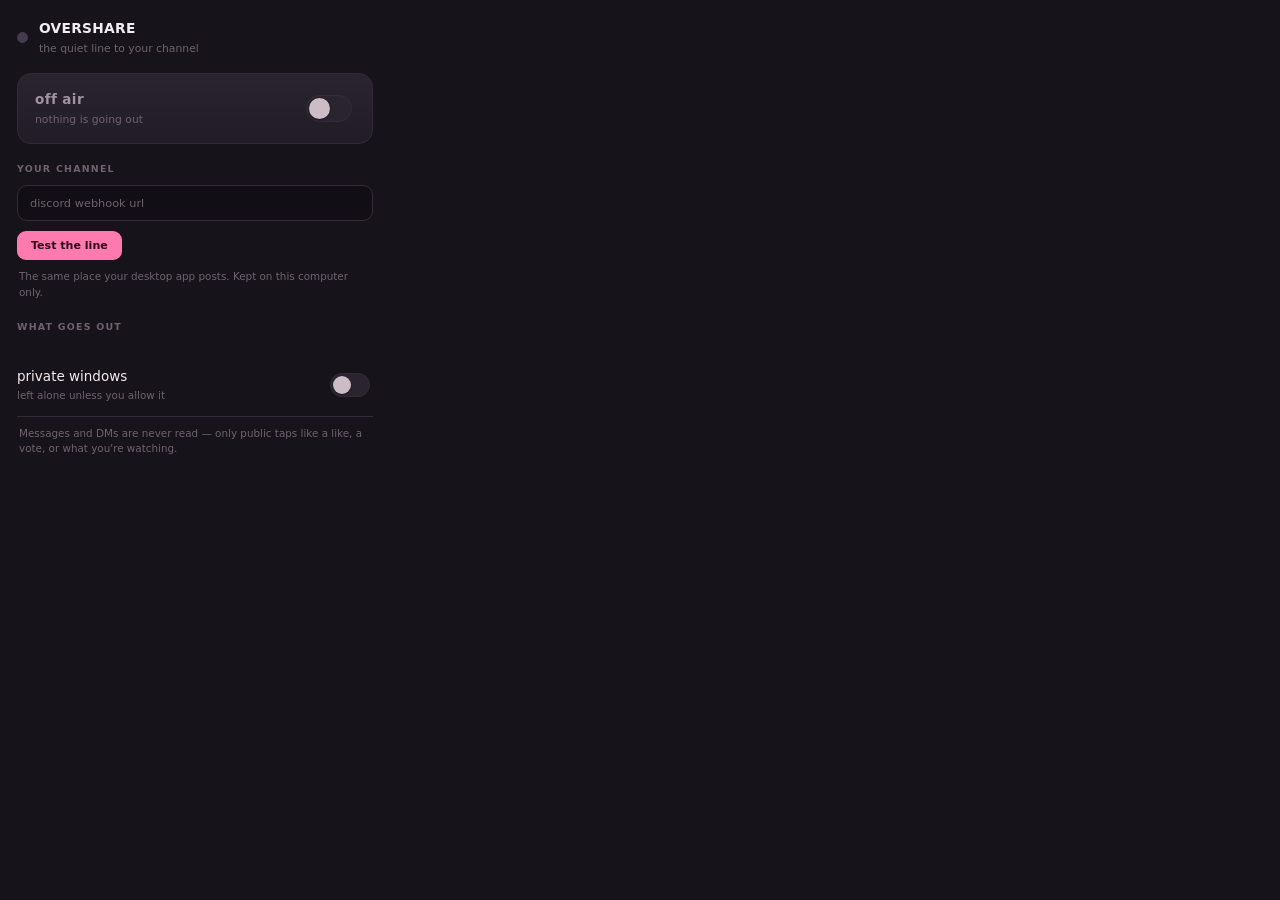
<file: extension/src/options.html>
<!doctype html>
<html lang="en">
<head>
  <meta charset="utf-8" />
  <meta name="viewport" content="width=device-width, initial-scale=1" />
  <title>Overshare — browser</title>
  <link rel="stylesheet" href="options.css" />
</head>
<body>
  <main>
    <header class="masthead">
      <span class="lamp" id="lamp" aria-hidden="true"></span>
      <div class="word">
        <h1>OVERSHARE</h1>
        <p class="tag">the quiet line to your channel</p>
      </div>
    </header>

    <!-- Signature: the master switch is going "on air". -->
    <label class="onair" id="onair">
      <span class="onair-state">
        <b id="stateword">off air</b>
        <small id="statesub">nothing is going out</small>
      </span>
      <input type="checkbox" id="enabled" />
    </label>

    <section class="block">
      <p class="eyebrow">your channel</p>
      <input type="url" id="webhook" placeholder="discord webhook url" spellcheck="false" />
      <div class="testline">
        <button id="test">Test the line</button>
        <span id="teststatus"></span>
      </div>
      <p class="note">The same place your desktop app posts. Kept on this computer only.</p>
    </section>

    <section class="block">
      <p class="eyebrow">what goes out</p>
      <div id="sites"></div>
    </section>

    <section class="block">
      <label class="line">
        <span class="line-label">private windows
          <small>left alone unless you allow it</small>
        </span>
        <input type="checkbox" id="captureIncognito" />
      </label>
      <p class="note">Messages and DMs are never read — only public taps like a like, a vote, or what you're watching.</p>
    </section>

    <p id="saved" class="saved" role="status">saved</p>
  </main>
  <script type="module" src="options.js"></script>
</body>
</html>
</file>
<file: docs/style.css>
/* ------------------------------------------------------------------------
     Minimal, so everything rests on the type. One statement, one enormous
     product shot, and as little else as the page can survive with. The accent
     appears three times on the whole page; that scarcity is the point.
     ------------------------------------------------------------------------ */
  :root {
    --ink:   #0E0C11;
    --raise: #16131B;   /* the only lifted surface */
    --edge:  #251F2D;
    --text:  #FAF7F9;
    --mute:  #877E92;
    --rose:  #FF6FA5;
    --iris:  #F2C14B;   /* the eye, and only the eye */

    --display: "Bricolage Grotesque", system-ui, sans-serif;
    --body:    "Instrument Sans", system-ui, -apple-system, sans-serif;

    --gut: clamp(24px, 5vw, 76px);   /* one gutter, everywhere */
    --beat: clamp(88px, 13vh, 160px);/* one vertical rhythm, everywhere */
  }

  * { box-sizing: border-box; }
  html { scroll-behavior: smooth; }
  body {
    margin: 0; background: var(--ink); color: var(--text);
    font-family: var(--body); font-size: 17px; line-height: 1.55;
    -webkit-font-smoothing: antialiased; overflow-x: hidden;
  }
  a { color: inherit; }
  ::selection { background: var(--rose); color: #23101A; }
  :focus-visible { outline: 2px solid var(--rose); outline-offset: 4px; }

  .frame { width: 100%; max-width: 1440px; margin-inline: auto; padding-inline: var(--gut); }

  /* Small letterspaced labels do the work a mono face would, without adding
     a third typeface to a page this quiet. */
  .kicker {
    display: block; font-size: 11.5px; font-weight: 600; letter-spacing: .18em;
    text-transform: uppercase; color: var(--rose); margin-bottom: 4px;
  }
  .label {
    font-size: 11.5px; font-weight: 600; letter-spacing: .18em;
    text-transform: uppercase; color: var(--mute);
  }

  /* --- The statement ------------------------------------------------------- */
  .hero { min-height: 100svh; display: flex; flex-direction: column; justify-content: space-between;
          padding-top: 26px; padding-bottom: clamp(28px, 5vh, 56px); }
  /* The art used to start flush against the top rule with nothing between them. */
  .hero-body { margin-top: clamp(28px, 6vh, 72px); }
  .hero-top { display: flex; align-items: center; gap: 14px; }
  .mark { font-family: var(--display); font-weight: 700; font-size: 17px;
          letter-spacing: -.02em; display: inline-flex; align-items: center; gap: 9px; }
  .mark svg { width: 21px; height: 21px; fill: none; stroke: var(--rose);
              stroke-width: 1.7; stroke-linecap: round; stroke-linejoin: round; }

  /* The right of the top rule was empty, and on a page this bare an empty
     corner reads as unfinished rather than as restraint. */
  .top-nav { margin-left: auto; display: flex; align-items: center; gap: 6px; }
  .top-nav a {
    display: inline-flex; align-items: center; gap: 8px; text-decoration: none;
    color: var(--mute); font-size: 14px; padding: 8px 12px; border-radius: 999px;
    transition: color .2s, background .2s;
  }
  .top-nav a:hover { color: var(--text); background: var(--raise); }
  /* The one filled thing in the nav — it's the only action the page wants. */
  .top-nav a.cta { background: var(--rose); color: #23101A; font-weight: 600; }
  .top-nav a.cta:hover { background: #FF87B6; color: #23101A; }
  .top-nav svg { width: 16px; height: 16px; fill: currentColor; }
  @media (max-width: 700px) { .top-nav a span { display: none; } }

  /* Statement left, the app to its right — the empty half was the loudest
     thing on the page. */
  .hero-body { display: grid; grid-template-columns: minmax(0, 1fr); align-items: center; }
  @media (min-width: 1080px) {
    .hero-body { grid-template-columns: minmax(0, 1.2fr) minmax(0, .8fr); gap: clamp(24px, 4vw, 64px); }
    /* Sharing the row with the art costs the statement some width, so it comes
       down a size — "She knows" belongs on one line. */
    .hero .statement { font-size: clamp(58px, 9.4vw, 148px); }
  }
  .hero-art { position: relative; display: none; }
  @media (min-width: 1080px) { .hero-art { display: block; } }
  /* The eight pages crossfade in place; the frame never moves. */
  /* Run to the actual right edge of the screen. At 118% the window stopped
     short of it on a wide display, which read as a cropped picture rather than
     one continuing past the frame. The extra is the container's own gutter plus
     whatever centring margin the 1440 cap leaves over. */
  .hero-art .frames {
    position: relative; aspect-ratio: 880 / 1014;
    width: calc(100% + var(--gut) + max(0px, (100vw - 1440px) / 2));
    border: 1px solid var(--edge); border-radius: 16px; overflow: hidden;
    box-shadow: 0 70px 150px -60px rgba(0,0,0,1);
    mask-image: linear-gradient(180deg, #000 72%, transparent);
    -webkit-mask-image: linear-gradient(180deg, #000 72%, transparent);
  }
  .hero-art .frame {
    position: absolute; inset: 0; width: 100%; height: 100%;
    object-fit: cover; object-position: top left;
    /* Short on purpose: the eight shots share an identical sidebar, so a slow
       crossfade ghosts two highlighted rows at once. This reads as a click. */
    opacity: 0; transition: opacity .16s linear;
  }
  .hero-art .frame.on { opacity: 1; }

  /* Rows of the app's own sidebar, as percentages of the shot — the window is
     a fixed layout, so these stay aligned at every size. */
  /* Same width as the frames, so the hotspots stay over the drawn sidebar. */
  .hero-art .spots {
    position: absolute; inset: 0;
    width: calc(100% + var(--gut) + max(0px, (100vw - 1440px) / 2));
  }
  .hero-art .spots button {
    position: absolute; left: 2%; width: 33%; height: 6.14%;
    background: none; border: 0; padding: 0; cursor: pointer; border-radius: 8px;
  }
  .hero-art .spots button:nth-child(1) { top: 10.4%; }
  .hero-art .spots button:nth-child(2) { top: 16.6%; }
  .hero-art .spots button:nth-child(3) { top: 22.7%; }
  .hero-art .spots button:nth-child(4) { top: 28.9%; }
  .hero-art .spots button:nth-child(5) { top: 35.0%; }
  .hero-art .spots button:nth-child(6) { top: 41.1%; }
  .hero-art .spots button:nth-child(7) { top: 47.3%; }
  .hero-art .spots button:nth-child(8) { top: 53.4%; }
  /* A bloom behind the window, not around it. The old one reached 12% past
     each side, which against a dark screenshot read as a box the picture was
     failing to fill. Kept well inside the art and much softer. */
  .hero-art::after {
    content: ""; position: absolute; z-index: -1; pointer-events: none;
    left: 18%; right: 18%; top: 8%; height: 46%;
    background: radial-gradient(closest-side, rgba(255,111,165,.14), transparent);
    filter: blur(52px);
  }

  .statement {
    font-family: var(--display);
    font-variation-settings: "wdth" 88, "opsz" 96;
    font-weight: 800;
    font-size: clamp(58px, 14.2vw, 208px);
    line-height: .84; letter-spacing: -.045em;
    margin: clamp(40px, 8vh, 90px) 0 0; text-wrap: balance;
  }
  .statement > span { display: block; }
  .statement .hit { color: var(--rose); }

  /* The second line types itself: "She knows everything." → "she knows it's
     3am." and back. min-height holds the line open while it's mid-delete, so
     the art beside it doesn't jump every few seconds. */
  .statement .hit { min-height: .84em; }
  .statement .caret {
    display: inline-block; width: .055em; height: .62em; margin-left: .04em;
    background: currentColor; vertical-align: baseline;
    animation: blink 1.1s steps(1, end) infinite;
  }
  @keyframes blink { 0%, 55% { opacity: 1; } 56%, 100% { opacity: 0; } }
  /* Nothing types itself when motion is turned down — the first word just sits
     there, which is the sentence the page is actually making. */
  @media (prefers-reduced-motion: reduce) { .statement .caret { display: none; } }

  .foot-hero {
    display: flex; align-items: flex-end; justify-content: space-between;
    gap: 32px; flex-wrap: wrap; margin-top: clamp(36px, 7vh, 78px);
  }
  .claim { max-width: 30ch; color: var(--mute); font-size: clamp(16px, 1.5vw, 19px); }
  .claim b { color: var(--text); font-weight: 500; }

  .grab { display: flex; gap: 10px; flex-wrap: wrap; align-items: center; }
  .dl {
    display: inline-flex; align-items: center; gap: 9px; text-decoration: none;
    padding: 13px 22px; border-radius: 999px; font-size: 15px; font-weight: 600;
    border: 1px solid var(--edge); color: var(--text);
    transition: border-color .25s, background .25s, transform .25s;
  }
  .dl:hover { border-color: #4A4056; transform: translateY(-2px); }
  .dl.on { background: var(--rose); border-color: var(--rose); color: #23101A; }
  .dl.on:hover { background: #FF87B6; border-color: #FF87B6; }
  .dl svg { width: 17px; height: 17px; fill: currentColor; }
  .meta { color: var(--mute); font-size: 13px; letter-spacing: .01em; }

  /* --- The eye ------------------------------------------------------------
     The site mark. An original ringed-iris eye, not anyone's character art.
     The pupil tracks the cursor for as long as you're on the page: the product
     watches you, so the page does too. */
  .eye { display: block; overflow: visible; }
  .eye .lid   { fill: none; stroke: currentColor; stroke-width: 2.6;
                stroke-linecap: round; stroke-linejoin: round; }
  .eye .globe { fill: var(--iris); stroke: none; }
  .eye .ring  { fill: none; stroke: #1A1206; stroke-width: 1.7; opacity: .8; }
  .eye .pupil { fill: #150F04; }
  .eye .look  { transition: transform .18s cubic-bezier(.22,.61,.36,1); }
  .eye .shutter {
    transform-origin: 50% 50%; transform-box: fill-box;
    animation: blink 7s ease-in-out infinite;
  }
  @keyframes blink {
    0%, 92%, 100% { transform: scaleY(1); }
    95%           { transform: scaleY(.06); }
  }

  .mark .eye { width: 22px; height: 22px; color: var(--rose); }

  @media (prefers-reduced-motion: reduce) {
    .eye .shutter { animation: none; }
    .eye .look { transition: none; }
  }

  /* --- The shot ------------------------------------------------------------ */
  .stage { padding-block: var(--beat); position: relative; }
  .stage::before {                        /* echoes the hero's glow, once */
    content: ""; position: absolute; z-index: 0;
    left: 50%; top: 16%; width: min(720px, 62vw); height: 300px;
    transform: translateX(-50%);
    background: radial-gradient(closest-side, rgba(255,111,165,.11), transparent);
    filter: blur(46px); pointer-events: none;
  }
  .shot { position: relative; z-index: 1; }
  /* Capped: full-bleed, this was the loudest thing on the page. */
  .shot { max-width: 1040px; margin-inline: auto; }
  .shot img {
    display: block; width: 100%; height: auto; cursor: zoom-in;
    border: 1px solid var(--edge); border-radius: clamp(10px, 1.2vw, 18px);
    box-shadow: 0 60px 140px -50px rgba(0,0,0,.95);
  }
  .cap { display: flex; justify-content: space-between; gap: 20px;
         margin-top: 18px; flex-wrap: wrap; }

  /* --- Prose beats: a few lines, set large. No cards. --------------------- */
  .beat { padding-block: var(--beat); }
  /* The measure belongs on the heading, not its wrapper: `ch` resolves against
     the element's own font, so 22ch on a 17px container was a 190px column and
     the 76px headings broke every other word. */
  .lines { max-width: none; }
  .lines h2 { max-width: 13ch; }
  h2 {
    font-family: var(--display); font-variation-settings: "wdth" 92, "opsz" 40;
    font-weight: 700; font-size: clamp(34px, 5.4vw, 76px);
    line-height: .96; letter-spacing: -.035em; margin: 18px 0 0;
  }
  h2 em { font-style: normal; color: var(--rose); }

  .split { display: grid; grid-template-columns: 1fr 1fr; gap: clamp(32px, 6vw, 96px); align-items: start; }
  .split .say { color: var(--mute); font-size: clamp(16px, 1.4vw, 19px); max-width: 46ch; }
  .split .say p { margin: 0 0 18px; }
  .split .say p:last-child { margin-bottom: 0; }
  .split .say b { color: var(--text); font-weight: 500; }

  /* A list that reads as a list, not a grid of boxes. */
  .rows { border-top: 1px solid var(--edge); margin-top: clamp(40px, 6vh, 72px); }
  .row {
    display: grid; grid-template-columns: 8ch 1fr 1.25fr; gap: clamp(16px, 3vw, 48px);
    padding: clamp(20px, 2.6vh, 30px) 0; border-bottom: 1px solid var(--edge);
    align-items: baseline;
  }
  .row .k { color: var(--mute); font-size: 12px; font-weight: 600;
            letter-spacing: .16em; text-transform: uppercase; }
  .row h3 { margin: 0; font-size: clamp(18px, 1.9vw, 24px); font-weight: 600;
            letter-spacing: -.018em; font-family: var(--display);
            font-variation-settings: "wdth" 95, "opsz" 24; }
  .row p { margin: 0; color: var(--mute); font-size: 16px; }
  .row p b { color: var(--text); font-weight: 500; }

  .pair { display: grid; grid-template-columns: 1fr 1fr; gap: clamp(14px, 2vw, 26px);
          margin-top: clamp(36px, 6vh, 64px); }
  .pair img {
    display: block; width: 100%; height: auto; cursor: zoom-in;
    border: 1px solid var(--edge); border-radius: 12px;
  }
  .pair figure { margin: 0; }
  .pair figcaption { margin-top: 12px; color: var(--mute); font-size: 14px; }
  .pair figcaption b { color: var(--text); font-weight: 500; }

  details { border-bottom: 1px solid var(--edge); }
  details summary {
    cursor: pointer; list-style: none; padding: 20px 0;
    font-size: clamp(17px, 1.7vw, 21px); font-weight: 500; letter-spacing: -.015em;
    display: flex; justify-content: space-between; align-items: center; gap: 20px;
  }
  details summary::-webkit-details-marker { display: none; }
  details summary::after { content: "+"; color: var(--mute); font-weight: 400; }
  details[open] summary::after { content: "−"; color: var(--rose); }
  details .ans { padding: 0 0 22px; color: var(--mute); max-width: 62ch; margin: 0; }

  .close { padding-block: var(--beat) clamp(40px, 6vh, 70px); }
  .close .statement { font-size: clamp(40px, 8.6vw, 128px); margin-top: 0; }

  footer {
    border-top: 1px solid var(--edge); padding: 24px 0 60px;
    display: flex; justify-content: space-between; gap: 20px; flex-wrap: wrap;
    color: var(--mute); font-size: 14px;
  }
  footer a { text-decoration: none; }
  footer a:hover { color: var(--rose); }
  footer nav { display: flex; gap: 22px; flex-wrap: wrap; }

  /* --- Motion: one load sequence, then quiet ------------------------------ */
  .up { opacity: 0; transform: translateY(14px); }
  .up.in { opacity: 1; transform: none;
           transition: opacity .8s cubic-bezier(.19,1,.22,1), transform .8s cubic-bezier(.19,1,.22,1); }
  .statement > span { opacity: 0; transform: translateY(.14em); }
  .lit .statement > span {
    opacity: 1; transform: none;
    transition: opacity .9s cubic-bezier(.19,1,.22,1), transform .9s cubic-bezier(.19,1,.22,1);
  }
  .lit .statement > span:nth-child(2) { transition-delay: .09s; }
  .lit .statement > span:nth-child(3) { transition-delay: .18s; }

  @media (prefers-reduced-motion: reduce) {
    html { scroll-behavior: auto; }
    .up, .statement > span { opacity: 1; transform: none; transition: none; }
  }

  @media (max-width: 900px) {
    .split { grid-template-columns: 1fr; }
    .row { grid-template-columns: 1fr; gap: 8px; }
    .row .k { margin-bottom: 4px; }
    .pair { grid-template-columns: 1fr; }
    .lines { max-width: none; }
  }

  /* --- Overlays ------------------------------------------------------------ */
  #lightbox, #changelog {
    position: fixed; inset: 0; display: none; align-items: center; justify-content: center;
    padding: 22px; background: rgba(8,6,10,.93);
    backdrop-filter: blur(8px); -webkit-backdrop-filter: blur(8px);
  }
  #lightbox { z-index: 50; cursor: zoom-out; }
  #changelog { z-index: 60; }
  #lightbox.open, #changelog.open { display: flex; }
  #lightbox img { max-width: 100%; max-height: 100%; border-radius: 12px;
                  border: 1px solid rgba(255,255,255,.12); }
  #lightbox .x, .cl-x {
    border: 1px solid var(--edge); background: var(--raise); color: var(--mute);
    cursor: pointer; border-radius: 999px;
  }
  #lightbox .x { position: absolute; top: 18px; right: 22px; width: 40px; height: 40px; font-size: 19px; }
  .cl { background: var(--ink); border: 1px solid var(--edge); border-radius: 16px;
        width: min(680px, 100%); max-height: min(80vh, 760px); display: flex;
        flex-direction: column; overflow: hidden; }
  .cl-top { display: flex; align-items: center; gap: 14px; padding: 18px 22px;
            border-bottom: 1px solid var(--edge); flex-wrap: wrap; }
  .cl-top h3 { margin: 0; font-family: var(--display); font-size: 20px; font-weight: 700;
               letter-spacing: -.02em; }
  .cl-top .dl { margin-left: auto; padding: 8px 15px; font-size: 13px; }
  .cl-x { width: 32px; height: 32px; font-size: 17px; }
  .cl-x:hover { color: var(--text); }
  .cl-body { overflow-y: auto; padding: 4px 22px 22px; }
  .rel { padding: 20px 0; border-bottom: 1px solid var(--edge); }
  .rel:last-child { border-bottom: none; }
  .rel-h { display: flex; align-items: baseline; gap: 12px; flex-wrap: wrap; margin-bottom: 9px; }
  .rel-h b { font-size: 17px; font-family: var(--display); letter-spacing: -.02em; }
  .rel-h .now { font-size: 10.5px; letter-spacing: .14em; background: var(--rose);
                color: #23101A; padding: 3px 9px; border-radius: 999px; font-weight: 600; }
  .rel-h time { font-size: 13px; color: var(--mute); }
  .md { font-size: 15px; color: var(--mute); }
  .md h3 { font-size: 15px; margin: 15px 0 6px; font-weight: 600; color: var(--text); }
  .md p { margin: 0 0 10px; }
  .md ul { margin: 0 0 10px; padding-left: 20px; }
  .md li { margin-bottom: 5px; }
  .md b { color: var(--text); font-weight: 500; }
  /* The one command on the install page has to be selectable and obvious. */
  .note code {
    display: inline-block; font-size: 12.5px; line-height: 1.5;
    background: var(--raise); border: 1px solid var(--edge);
    border-radius: 8px; padding: 8px 11px; margin-top: 2px;
    color: var(--text); user-select: all; overflow-wrap: anywhere;
  }

  .md code { font-size: 13px; background: var(--raise); border: 1px solid var(--edge);
             border-radius: 5px; padding: 1px 6px; }
  .empty { color: var(--mute); text-align: center; padding: 26px 0; }

/* --- Install page --------------------------------------------------------
   Its own page because "how do I actually get this" was a paragraph buried
   two thirds down the home page, competing with everything around it. */
.slab { padding-block: clamp(56px, 9vh, 110px) clamp(28px, 4vh, 48px); }
.slab .statement { font-size: clamp(44px, 8vw, 116px); margin-top: 14px; }
.back { display: inline-flex; align-items: center; gap: 8px; text-decoration: none;
        color: var(--mute); font-size: 14px; }
.back:hover { color: var(--rose); }

.platforms { display: grid; grid-template-columns: repeat(2, 1fr);
             gap: clamp(16px, 2.4vw, 28px); padding-bottom: var(--beat); }
@media (max-width: 860px) { .platforms { grid-template-columns: 1fr; } }
.plat {
  border: 1px solid var(--edge); border-radius: 18px; padding: clamp(24px, 3vw, 38px);
  background: linear-gradient(180deg, rgba(255,255,255,.028), transparent);
  display: flex; flex-direction: column; gap: 14px;
}
.plat.here { border-color: var(--rose); }
.plat h2 { font-size: clamp(24px, 2.6vw, 34px); margin: 0; display: flex;
           align-items: center; gap: 12px; }
.plat h2 svg { width: 26px; height: 26px; fill: currentColor; }
.plat .req { color: var(--mute); font-size: 14px; margin: 0; }
.plat .dl { align-self: flex-start; font-size: 16px; padding: 14px 26px; }
.plat .note { border-top: 1px solid var(--edge); padding-top: 16px; margin: 4px 0 0;
              color: var(--mute); font-size: 14.5px; }
.plat .note b { color: var(--text); font-weight: 600; }
.plat .tag { align-self: flex-start; font-size: 11.5px; font-weight: 600;
             letter-spacing: .14em; text-transform: uppercase; color: var(--rose); }

/* --- Open-source strip ---------------------------------------------------
   These were dropped when the page was rewritten, but install.html still uses
   them. Without a width the octocat has a viewBox and nothing else, so it
   expands to fill the page. */
.oss {
  border: 1px solid var(--edge); border-radius: 16px; padding: clamp(20px, 2.6vw, 28px);
  display: flex; gap: 18px; flex-wrap: wrap; align-items: center;
  background: linear-gradient(180deg, rgba(255,255,255,.028), transparent);
}
.oss svg.mk { width: 30px; height: 30px; flex: none; fill: var(--text); }
.oss > div { flex: 1 1 320px; }
.oss b { display: block; font-size: 16.5px; margin-bottom: 3px; }
.oss span { color: var(--mute); font-size: 15px; }
.oss .dl { flex: none; }

  /* --- Extension band: the loud, unmissable download ---------------------- */
  .ext-band {
    display: flex; align-items: center; gap: clamp(16px, 2.4vw, 26px);
    text-decoration: none; color: var(--text);
    margin: 0 0 var(--beat); padding: clamp(20px, 2.6vw, 28px) clamp(22px, 3vw, 34px);
    border: 1px solid rgba(255,111,165,.4); border-radius: 18px;
    background:
      radial-gradient(120% 180% at 0% 0%, rgba(255,111,165,.14), transparent 60%),
      linear-gradient(180deg, rgba(255,111,165,.06), transparent);
    transition: border-color .25s, transform .25s, background .25s;
  }
  .ext-band:hover { border-color: var(--rose); transform: translateY(-2px); }
  .ext-icon {
    flex: none; width: 46px; height: 46px; display: grid; place-items: center;
    border-radius: 13px; background: rgba(255,111,165,.14); color: var(--rose);
  }
  .ext-icon svg { width: 26px; height: 26px; }
  .ext-copy { display: flex; flex-direction: column; gap: 3px; min-width: 0; }
  .ext-copy b { font-size: clamp(16px, 1.7vw, 19px); font-weight: 600; }
  .ext-opt { color: var(--mute); font-weight: 400; font-size: .8em; }
  .ext-copy span { color: var(--mute); font-size: 14px; line-height: 1.45; }
  .ext-btn {
    flex: none; margin-left: auto; white-space: nowrap;
    background: var(--rose); color: #23101A; font-weight: 700; font-size: 15px;
    padding: 13px 22px; border-radius: 999px;
    display: inline-flex; align-items: center; gap: 8px;
    transition: background .25s;
  }
  .ext-band:hover .ext-btn { background: #FF87B6; }
  #ext-size { color: rgba(35,16,26,.6); font-weight: 600; }
  @media (max-width: 720px) {
    .ext-band { flex-wrap: wrap; }
    .ext-btn { margin-left: 0; width: 100%; justify-content: center; }
  }

  /* --- "Why?" disclosures: keep the long explanations out of the way ------ */
  details.why {
    border: 1px solid var(--edge); border-radius: 12px;
    padding: 0 16px; margin: 6px 0 0; background: rgba(255,255,255,.015);
  }
  details.why > summary {
    cursor: pointer; list-style: none; padding: 13px 0; font-size: 14px;
    font-weight: 600; color: var(--mute); display: flex; align-items: center; gap: 8px;
  }
  details.why > summary::-webkit-details-marker { display: none; }
  details.why > summary::before {
    content: "＋"; color: var(--rose); font-weight: 700; transition: transform .2s;
  }
  details.why[open] > summary::before { content: "－"; }
  details.why[open] > summary { border-bottom: 1px solid var(--edge); }
  details.why .why-body { padding: 6px 0 16px; }
  details.why .why-body p { margin: 10px 0 0; }

  /* --- Copyable command ---------------------------------------------------- */
  .cmd {
    display: flex; align-items: center; gap: 10px;
    background: #0F0B12; border: 1px solid var(--edge); border-radius: 10px;
    padding: 11px 13px; margin: 4px 0 0;
  }
  .cmd code { font-size: 13px; color: var(--text); overflow-x: auto; white-space: nowrap; flex: 1; }
  .cmd button {
    flex: none; cursor: pointer; font-size: 12px; font-weight: 600;
    color: var(--rose); background: rgba(255,111,165,.12);
    border: 1px solid rgba(255,111,165,.3); border-radius: 7px; padding: 6px 11px;
    transition: background .2s;
  }
  .cmd button:hover { background: rgba(255,111,165,.22); }

  /* --- Numbered steps: scannable, not a wall ------------------------------ */
  ol.steps { list-style: none; counter-reset: s; margin: 4px 0 0; padding: 0;
             display: flex; flex-direction: column; gap: 14px; }
  ol.steps > li {
    counter-increment: s; position: relative; padding-left: 40px;
    font-size: 15px; line-height: 1.5; color: var(--mute);
  }
  ol.steps > li b { color: var(--text); font-weight: 600; }
  ol.steps > li::before {
    content: counter(s); position: absolute; left: 0; top: -1px;
    width: 26px; height: 26px; border-radius: 50%;
    background: rgba(255,111,165,.14); color: var(--rose);
    font-size: 13px; font-weight: 700; display: grid; place-items: center;
  }

  /* --- Extension link in the hero grab block ------------------------------ */
  .ext-link {
    display: inline-flex; align-items: center; gap: 9px; margin-top: 16px;
    text-decoration: none; color: var(--mute); font-size: 14px;
    padding: 9px 15px 9px 11px; border-radius: 999px;
    border: 1px dashed rgba(255,111,165,.4); background: rgba(255,111,165,.05);
    transition: color .2s, border-color .2s, background .2s;
  }
  .ext-link b { color: var(--text); font-weight: 600; }
  .ext-link:hover { color: var(--text); border-color: var(--rose); background: rgba(255,111,165,.1); }
  .ext-plus { color: var(--rose); font-weight: 700; }
  .ext-arrow { color: var(--rose); transition: transform .2s; display: inline-block; }
  .ext-link:hover .ext-arrow { transform: translateX(3px); }
</file>
<file: extension/src/options.css>
/*
 * The extension panel, in the Overshare desktop app's own dark theme: a warm
 * plum-black ground, soft rounded surfaces, and the app's pink accent (#FF7AAE).
 * Every colour here is the desktop palette (overshare/gui/theme.py, DARK), so
 * the two read as one product.
 *
 * The one distinctive thing it keeps is the concept: the master switch goes
 * "on air" — a plate that lights pink and a lamp that pulses when you're
 * sharing. That's the signature; everything else stays soft and quiet.
 */

:root {
  --bg: #17131a;
  --surface: #211c26;
  --surface-2: #2a2430;
  --line: #332b39;
  --edge: #463b4d;
  --text: #f2ebef;
  --dim: #a2939f;
  --faint: #6f6270;
  --accent: #ff7aae;
  --accent-hov: #ff95bf;
  --accent-soft: #33212c;
  --on-accent: #2b0f1c;
  --glow: rgba(255, 122, 174, 0.40);
  --sans: -apple-system, BlinkMacSystemFont, "Segoe UI", system-ui, sans-serif;
}

* { box-sizing: border-box; }
html, body {
  width: 390px;                 /* keeps the popup from collapsing into a column */
  margin: 0;
  background: var(--bg);
  color: var(--text);
  font: 13.5px/1.5 var(--sans);
  -webkit-font-smoothing: antialiased;
}
main { padding: 18px 17px 34px; }

/* ── Masthead ─────────────────────────────────────────────── */
.masthead { display: flex; align-items: center; gap: 11px; margin-bottom: 16px; }
.word h1 {
  margin: 0; font-size: 1.02rem; font-weight: 700; letter-spacing: 0.02em;
  color: var(--text);
}
.word .tag { margin: 2px 0 0; color: var(--faint); font-size: 0.8rem; }

/* the lamp mirrors the on-air state */
.lamp {
  width: 11px; height: 11px; border-radius: 50%; flex: none;
  background: var(--edge); border: 1px solid var(--edge);
  transition: background 0.25s, box-shadow 0.25s;
}
body.live .lamp {
  background: var(--accent); border-color: var(--accent);
  box-shadow: 0 0 0 3px var(--glow), 0 0 12px 2px var(--glow);
  animation: pulse 2.4s ease-in-out infinite;
}
@keyframes pulse { 50% { box-shadow: 0 0 0 4px var(--glow), 0 0 16px 4px var(--glow); } }

/* ── The ON AIR plate (the signature) ─────────────────────── */
.onair {
  display: flex; align-items: center; justify-content: space-between; gap: 14px;
  padding: 15px 17px; margin: 0 0 18px;
  border: 1px solid var(--line); border-radius: 14px;
  background: linear-gradient(180deg, var(--surface-2), var(--surface));
  cursor: pointer;
  transition: border-color 0.25s, background 0.25s;
}
.onair-state b {
  display: block; font-weight: 700; font-size: 1rem;
  letter-spacing: 0.03em; color: var(--dim);
  transition: color 0.25s, text-shadow 0.25s;
}
.onair-state small { display: block; margin-top: 3px; color: var(--faint); font-size: 0.8rem; }
body.live .onair { border-color: var(--accent); background: linear-gradient(180deg, var(--accent-soft), var(--surface)); }
body.live .onair-state b { color: var(--accent); }
body.live .onair-state small { color: var(--dim); }

/* ── Blocks & eyebrows ────────────────────────────────────── */
.block { margin: 0 0 20px; }
.eyebrow {
  margin: 0 0 9px; font-size: 0.7rem; font-weight: 700;
  text-transform: uppercase; letter-spacing: 0.13em; color: var(--faint);
}
.note { margin: 9px 2px 0; color: var(--faint); font-size: 0.77rem; line-height: 1.45; }

/* ── Webhook ──────────────────────────────────────────────── */
input[type="url"] {
  width: 100%; padding: 10px 12px; font: 0.84rem var(--sans);
  background: #120e15; border: 1px solid var(--line); border-radius: 10px;
  color: var(--text);
}
input[type="url"]:focus { outline: none; border-color: var(--accent); }
input[type="url"]::placeholder { color: var(--faint); }
.testline { display: flex; align-items: center; gap: 11px; margin-top: 10px; }
button {
  font: 650 0.82rem var(--sans);
  background: var(--accent); color: var(--on-accent);
  border: 0; border-radius: 9px; padding: 8px 14px; cursor: pointer;
  transition: background 0.15s;
}
button:hover { background: var(--accent-hov); }
button:active { transform: translateY(0.5px); }
#teststatus { color: var(--dim); font-size: 0.79rem; }

/* ── Rows ─────────────────────────────────────────────────── */
.line, .site-head {
  display: flex; align-items: center; justify-content: space-between; gap: 12px;
  padding: 12px 0; border-bottom: 1px solid var(--line);
}
.line-label { flex: 1; display: flex; flex-direction: column; gap: 2px; }
.line-label small { color: var(--faint); font-size: 0.77rem; }

/* ── Site switch banks ────────────────────────────────────── */
.bank { border-bottom: 1px solid var(--line); }
.bank:last-child { border-bottom: 0; }
.site-head { border-bottom: 0; padding: 13px 0 11px; }
.site-name { font-size: 0.92rem; font-weight: 650; color: var(--text); }
.switches {
  overflow: hidden; max-height: 400px; opacity: 1; padding-bottom: 8px;
  transition: max-height 0.24s ease, opacity 0.18s ease;
}
.bank.off .switches { max-height: 0; opacity: 0; padding-bottom: 0; }
.bank.off .site-name { color: var(--faint); }
.switch-row {
  display: flex; align-items: center; justify-content: space-between;
  padding: 7px 0 7px 14px;
}
.switch-row .name {
  font-size: 0.85rem; color: var(--dim);
  display: flex; align-items: center; gap: 9px;
}
.switch-row .name .em { font-size: 0.92rem; }

/* ── Toggles (soft pills, like the desktop switches) ──────── */
input[type="checkbox"] {
  appearance: none; -webkit-appearance: none;
  width: 40px; height: 24px; border-radius: 12px; flex: none; cursor: pointer;
  background: var(--surface-2); border: 1px solid var(--line);
  position: relative; transition: background 0.16s, border-color 0.16s;
}
input[type="checkbox"]::after {
  content: ""; position: absolute; top: 2px; left: 2px;
  width: 18px; height: 18px; border-radius: 50%; background: #cbbcc6;
  transition: transform 0.16s, background 0.16s;
  box-shadow: 0 1px 2px rgba(0,0,0,0.4);
}
input[type="checkbox"]:checked { background: var(--accent); border-color: var(--accent); }
input[type="checkbox"]:checked::after { transform: translateX(16px); background: #fff; }
input[type="checkbox"]:focus-visible { outline: 2px solid var(--accent); outline-offset: 2px; }

/* the master toggle a touch larger */
#enabled { width: 46px; height: 27px; border-radius: 14px; }
#enabled::after { width: 21px; height: 21px; }
#enabled:checked::after { transform: translateX(19px); }

.switch-row input[type="checkbox"] { width: 36px; height: 21px; }
.switch-row input[type="checkbox"]::after { width: 15px; height: 15px; }
.switch-row input[type="checkbox"]:checked::after { transform: translateX(15px); }

/* ── Saved toast ──────────────────────────────────────────── */
.saved {
  position: fixed; bottom: 14px; left: 50%;
  transform: translateX(-50%) translateY(6px);
  background: var(--accent); color: var(--on-accent);
  font: 650 0.79rem var(--sans); padding: 6px 15px; border-radius: 18px;
  opacity: 0; transition: opacity 0.2s, transform 0.2s; pointer-events: none;
}
.saved.show { opacity: 1; transform: translateX(-50%) translateY(0); }

@media (prefers-reduced-motion: reduce) {
  body.live .lamp { animation: none; }
  * { transition: none !important; }
}
</file>
